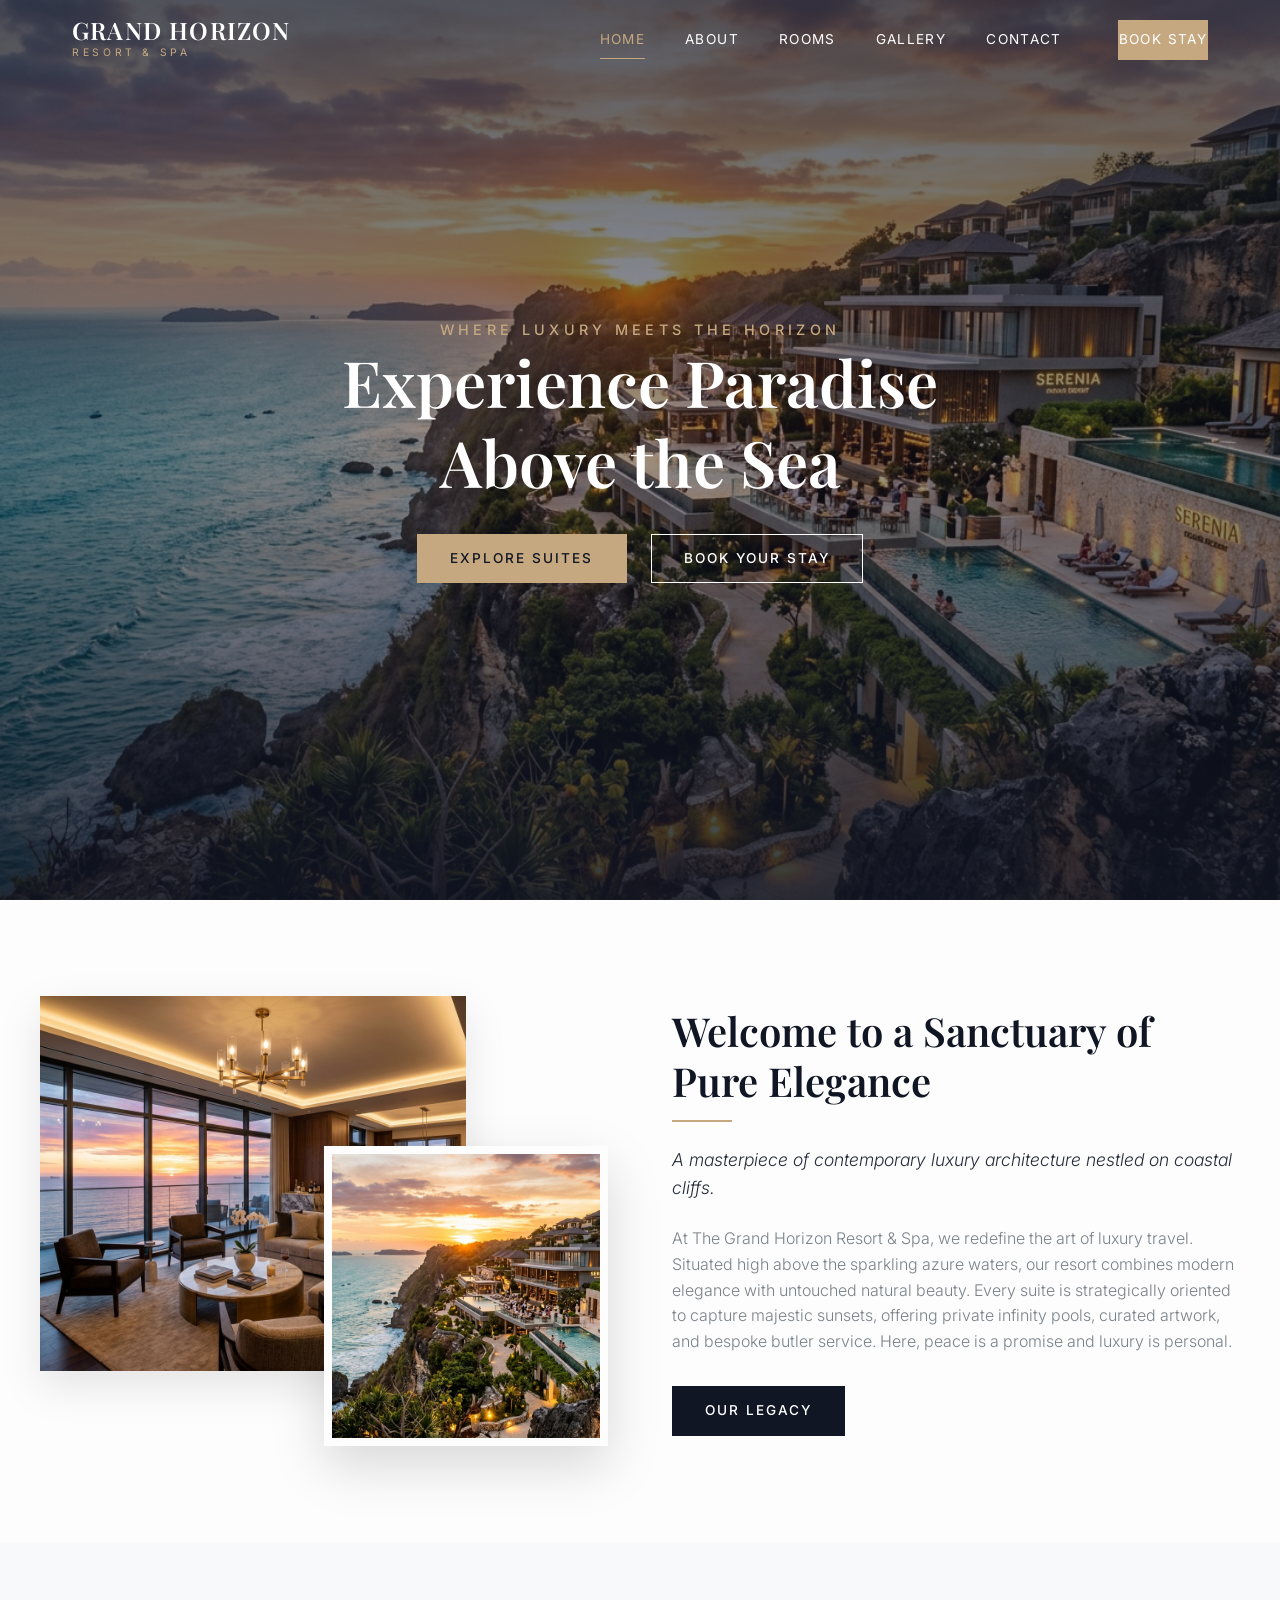
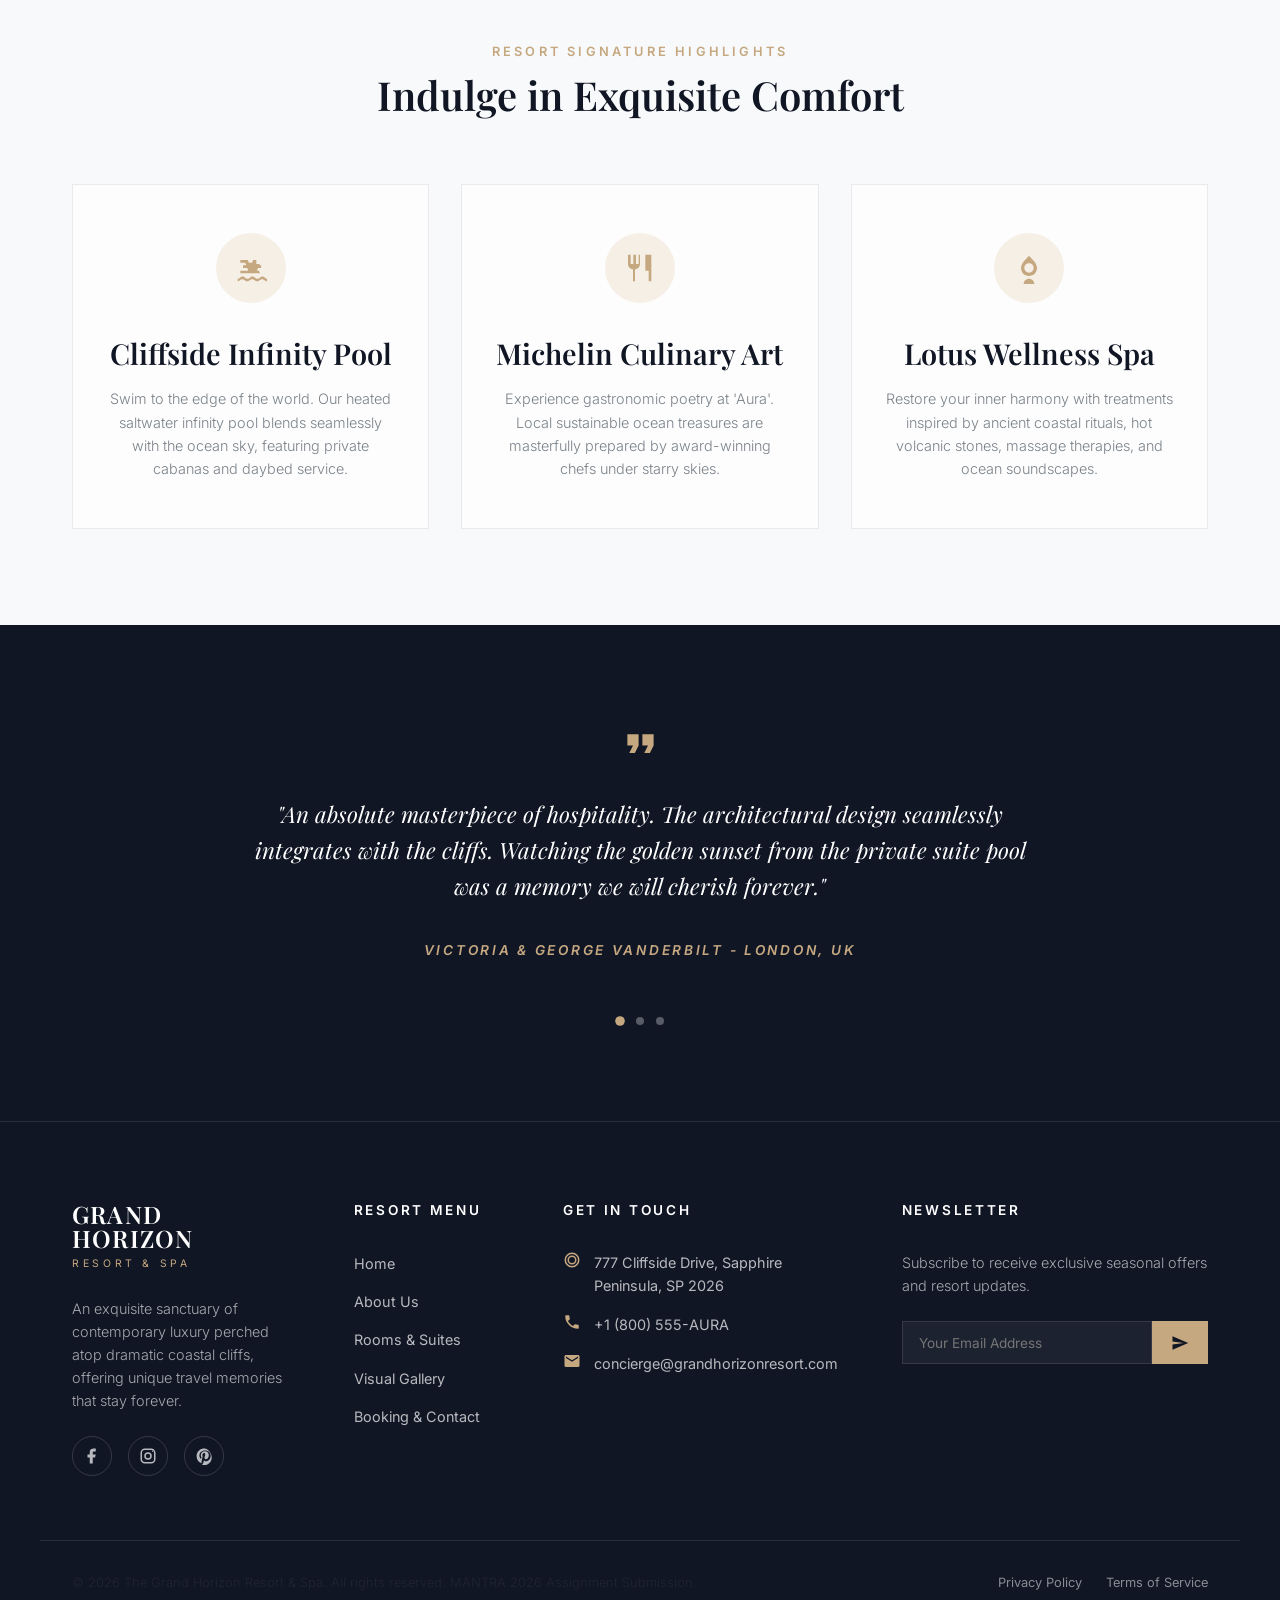
<file: index.html>
<!DOCTYPE html>
<html lang="en">
<head>
    <meta charset="UTF-8">
    <meta name="viewport" content="width=device-width, initial-scale=1.0">
    <meta name="description" content="Experience unparalleled luxury at The Grand Horizon Resort & Spa. Nested on breathtaking ocean cliffs, we offer luxury rooms, fine dining, and wellness spa amenities.">
    <meta name="keywords" content="luxury hotel, ocean resort, spa, michelin star restaurant, premium suites, booking resort, ocean view hotel">
    <title>The Grand Horizon Resort & Spa | Luxury Ocean Cliffside Hotel</title>
    
    <!-- Preconnect to Google Fonts -->
    <link rel="preconnect" href="https://fonts.googleapis.com">
    <link rel="preconnect" href="https://fonts.gstatic.com" crossorigin>
    
    <!-- Stylesheet -->
    <link rel="stylesheet" href="css/style.css">
</head>
<body>

    <!-- HEADER / NAVIGATION -->
    <header>
        <div class="container nav-container">
            <a href="index.html" class="logo" aria-label="Grand Horizon Resort Home">
                <span class="logo-main">GRAND HORIZON</span>
                <span class="logo-sub">Resort & Spa</span>
            </a>
            <nav class="nav-links" id="navLinks">
                <a href="index.html" class="active">Home</a>
                <a href="about.html">About</a>
                <a href="rooms.html">Rooms</a>
                <a href="gallery.html">Gallery</a>
                <a href="booking.html">Contact</a>
                <a href="booking.html" class="btn btn-accent nav-btn">Book Stay</a>
            </nav>
            <button class="nav-toggle" id="navToggle" aria-label="Toggle mobile menu">
                <span></span>
                <span></span>
                <span></span>
            </button>
        </div>
    </header>

    <!-- HERO BANNER -->
    <section class="hero" style="background-image: url('assets/hero.jpg');">
        <div class="hero-overlay"></div>
        <div class="hero-content">
            <span class="hero-subtitle">Where Luxury Meets the Horizon</span>
            <h1 class="hero-title">Experience Paradise Above the Sea</h1>
            <div class="hero-buttons">
                <a href="rooms.html" class="btn btn-accent">Explore Suites</a>
                <a href="booking.html" class="btn btn-outline-white">Book Your Stay</a>
            </div>
        </div>
    </section>

    <!-- WELCOME / INTRODUCTION -->
    <section class="section container">
        <div class="welcome-grid">
            <div class="welcome-images">
                <div class="welcome-img-large">
                    <img src="assets/suite.jpg" alt="Luxury suites at the Grand Horizon Resort overlooking the sea" loading="lazy">
                </div>
                <div class="welcome-img-small">
                    <img src="assets/hero.jpg" alt="Aerial cliffside view of the Grand Horizon Resort" loading="lazy">
                </div>
            </div>
            <div class="welcome-text">
                <h2>Welcome to a Sanctuary of Pure Elegance</h2>
                <p class="welcome-desc">A masterpiece of contemporary luxury architecture nestled on coastal cliffs.</p>
                <p class="welcome-body">
                    At The Grand Horizon Resort & Spa, we redefine the art of luxury travel. Situated high above the sparkling azure waters, our resort combines modern elegance with untouched natural beauty. Every suite is strategically oriented to capture majestic sunsets, offering private infinity pools, curated artwork, and bespoke butler service. Here, peace is a promise and luxury is personal.
                </p>
                <a href="about.html" class="btn btn-primary">Our Legacy</a>
            </div>
        </div>
    </section>

    <!-- HIGHLIGHTS / SERVICES SECTION -->
    <section class="section section-bg">
        <div class="container">
            <div class="section-header">
                <span>Resort Signature Highlights</span>
                <h2>Indulge in Exquisite Comfort</h2>
            </div>
            <div class="grid-3">
                <!-- Highlight 1: Pool -->
                <div class="highlight-card">
                    <div class="highlight-icon">
                        <!-- Pool Icon SVG -->
                        <svg viewBox="0 0 24 24">
                            <path d="M2,20C2.73,20 3.3,19.61 3.77,19.22C4.24,18.82 4.75,18.35 5.7,18.35C6.65,18.35 7.16,18.82 7.63,19.22C8.1,19.61 8.67,20 9.4,20C10.13,20 10.7,19.61 11.17,19.22C11.64,18.82 12.15,18.35 13.1,18.35C14.05,18.35 14.56,18.82 15.03,19.22C15.5,19.61 16.07,20 16.8,20C17.53,20 18.1,19.61 18.57,19.22C19.04,18.82 19.55,18.35 20.5,18.35C21.45,18.35 21.96,18.82 22.43,19.22C22.9,19.61 23.47,20 24,20V22C23.27,22 22.7,21.61 22.23,21.22C21.76,20.82 21.25,20.35 20.3,20.35C19.35,20.35 18.84,20.82 18.37,21.22C17.9,21.61 17.33,22 16.6,22C15.87,22 15.3,21.61 14.83,21.22C14.36,20.82 13.85,20.35 12.9,20.35C11.95,20.35 11.44,20.82 10.97,21.22C10.5,21.61 9.93,22 9.2,22C8.47,22 7.9,21.61 7.43,21.22C6.96,20.82 6.45,20.35 5.5,20.35C4.55,20.35 4.04,20.82 3.57,21.22C3.1,21.61 2.53,22 1.8,22H2V20M17.8,11L18.6,9H16V6H13.6L12.8,8H10.4L9.6,6H4V8H7.6L8.4,10H6V12H9.2L10,14H4V16H18.8L18,14H16.4L17.2,12H19.6V10H17.8Z" />
                        </svg>
                    </div>
                    <h3>Cliffside Infinity Pool</h3>
                    <p>Swim to the edge of the world. Our heated saltwater infinity pool blends seamlessly with the ocean sky, featuring private cabanas and daybed service.</p>
                </div>
                
                <!-- Highlight 2: Dining -->
                <div class="highlight-card">
                    <div class="highlight-icon">
                        <!-- Dining/Food Icon SVG -->
                        <svg viewBox="0 0 24 24">
                            <path d="M11,9H9V2H7V9H5V2H3V9C3,11.12 4.66,12.84 6.75,12.97V22H8.25V12.97C10.34,12.84 12,11.12 12,9V2H11M16,6V14H18.5V22H20.5V2H16C16,3.5 16,4.75 16,6Z" />
                        </svg>
                    </div>
                    <h3>Michelin Culinary Art</h3>
                    <p>Experience gastronomic poetry at 'Aura'. Local sustainable ocean treasures are masterfully prepared by award-winning chefs under starry skies.</p>
                </div>
                
                <!-- Highlight 3: Spa -->
                <div class="highlight-card">
                    <div class="highlight-icon">
                        <!-- Spa/Wellness Icon SVG -->
                        <svg viewBox="0 0 24 24">
                            <path d="M12,3C12,3 6,8 6,12C6,15.31 8.69,18 12,18C15.31,18 18,15.31 18,12C18,8 12,3 12,3M12,15.5C10.07,15.5 8.5,13.93 8.5,12C8.5,10.07 10.07,8.5 12,8.5C13.93,8.5 15.5,10.07 15.5,12C15.5,13.93 13.93,15.5 12,15.5M12,20C9.79,20 8,21.79 8,24H16C16,21.79 14.21,20 12,20Z" />
                        </svg>
                    </div>
                    <h3>Lotus Wellness Spa</h3>
                    <p>Restore your inner harmony with treatments inspired by ancient coastal rituals, hot volcanic stones, massage therapies, and ocean soundscapes.</p>
                </div>
            </div>
        </div>
    </section>

    <!-- TESTIMONIALS (JAVASCRIPT SLIDER FEATURE) -->
    <section class="section testimonial-section">
        <div class="container">
            <div class="testimonial-container">
                <!-- Slide 1 -->
                <div class="testimonial-slide active">
                    <div class="quote-icon">
                        <svg viewBox="0 0 24 24">
                            <path d="M14,17H17L19,13V7H13V13H16M6,17H9L11,13V7H5V13H8L6,17Z" />
                        </svg>
                    </div>
                    <blockquote class="testimonial-text">
                        "An absolute masterpiece of hospitality. The architectural design seamlessly integrates with the cliffs. Watching the golden sunset from the private suite pool was a memory we will cherish forever."
                    </blockquote>
                    <cite class="testimonial-author">Victoria & George Vanderbilt - London, UK</cite>
                </div>
                
                <!-- Slide 2 -->
                <div class="testimonial-slide">
                    <div class="quote-icon">
                        <svg viewBox="0 0 24 24">
                            <path d="M14,17H17L19,13V7H13V13H16M6,17H9L11,13V7H5V13H8L6,17Z" />
                        </svg>
                    </div>
                    <blockquote class="testimonial-text">
                        "The Michelin-star restaurant at the edge of the cliff serves dishes that are visual and culinary perfection. The staff's attention to detail was unparalleled. Truly a 6-star experience!"
                    </blockquote>
                    <cite class="testimonial-author">Chef Alexander Sterling - Paris, France</cite>
                </div>
                
                <!-- Slide 3 -->
                <div class="testimonial-slide">
                    <div class="quote-icon">
                        <svg viewBox="0 0 24 24">
                            <path d="M14,17H17L19,13V7H13V13H16M6,17H9L11,13V7H5V13H8L6,17Z" />
                        </svg>
                    </div>
                    <blockquote class="testimonial-text">
                        "Restorative, peaceful, and stunningly gorgeous. The Lotus Spa treatments left me completely rejuvenated. Combined with the sound of breaking waves below, this is the ultimate wellness escape."
                    </blockquote>
                    <cite class="testimonial-author">Helena Rostova - Zurich, Switzerland</cite>
                </div>
            </div>
            <!-- Slider Dots Dynamic Navigation -->
            <div class="slider-dots" id="sliderDots"></div>
        </div>
    </section>

    <!-- FOOTER -->
    <footer>
        <div class="container footer-grid">
            <!-- Col 1: About -->
            <div class="footer-col footer-about">
                <a href="index.html" class="logo">
                    <span class="logo-main">GRAND HORIZON</span>
                    <span class="logo-sub">Resort & Spa</span>
                </a>
                <p>An exquisite sanctuary of contemporary luxury perched atop dramatic coastal cliffs, offering unique travel memories that stay forever.</p>
                <div class="footer-socials">
                    <a href="#" class="social-link" aria-label="Facebook">
                        <svg viewBox="0 0 24 24"><path d="M17,2H14A5,5 0 0,0 9,7V10H6V14H9V22H13V14H16L17,10H13V7A1,1 0 0,1 14,6H17V2Z" /></svg>
                    </a>
                    <a href="#" class="social-link" aria-label="Instagram">
                        <svg viewBox="0 0 24 24"><path d="M7.8,2H16.2C19.4,2 22,4.6 22,7.8V16.2A5.8,5.8 0 0,1 16.2,22H7.8C4.6,22 2,19.4 2,16.2V7.8A5.8,5.8 0 0,1 7.8,2M7.6,4A3.6,3.6 0 0,0 4,7.6V16.4C4,18.39 5.61,20 7.6,20H16.4A3.6,3.6 0 0,0 20,16.4V7.6A3.6,3.6 0 0,0 16.4,4H7.6M12,7A5,5 0 0,1 17,12A5,5 0 0,1 12,17A5,5 0 0,1 7,12A5,5 0 0,1 12,7M12,9A3,3 0 0,0 9,12A3,3 0 0,0 12,15A3,3 0 0,0 15,12A3,3 0 0,0 12,9M18,4.75A0.75,0.75 0 0,1 18.75,5.5A0.75,0.75 0 0,1 18,6.25A0.75,0.75 0 0,1 17.25,5.5A0.75,0.75 0 0,1 18,4.75Z" /></svg>
                    </a>
                    <a href="#" class="social-link" aria-label="Pinterest">
                        <svg viewBox="0 0 24 24"><path d="M12.2,2C6.6,2 2.1,6.5 2.1,12.2C2.1,16.6 4.9,20.3 8.8,21.7C8.7,20.9 8.7,19.5 8.9,18.6C9.1,17.7 10.3,12.7 10.3,12.7C10.3,12.7 9.9,12 9.9,10.9C9.9,9.2 10.9,8 12.1,8C13.2,8 13.7,8.8 13.7,9.8C13.7,10.9 13,12.5 12.7,14C12.4,15.2 13.3,16.2 14.5,16.2C16.7,16.2 18.4,13.9 18.4,10.6C18.4,7.7 16.3,5.6 13.3,5.6C9.8,5.6 7.7,8.2 7.7,10.9C7.7,11.9 8.1,13 8.6,13.6C8.7,13.7 8.7,13.8 8.7,14C8.6,14.4 8.4,15.2 8.3,15.5C8.3,15.6 8.2,15.7 8,15.6C6.7,15 5.9,13.2 5.9,11.7C5.9,8.1 8.5,4.8 13.6,4.8C17.7,4.8 20.9,7.7 20.9,11.7C20.9,15.8 18.3,19.1 14.7,19.1C13.5,19.1 12.4,18.5 12,17.7C12,17.7 11.4,20 11.2,20.7C10.8,22.2 9.7,23.8 9,24C10,24.2 11.1,24.2 12.2,24.2C17.8,24.2 22.3,19.7 22.3,14C22.2,8.4 17.7,2 12.2,2Z" /></svg>
                    </a>
                </div>
            </div>
            
            <!-- Col 2: Navigation Links -->
            <div class="footer-col footer-links">
                <h3>Resort Menu</h3>
                <ul>
                    <li><a href="index.html">Home</a></li>
                    <li><a href="about.html">About Us</a></li>
                    <li><a href="rooms.html">Rooms & Suites</a></li>
                    <li><a href="gallery.html">Visual Gallery</a></li>
                    <li><a href="booking.html">Booking & Contact</a></li>
                </ul>
            </div>
            
            <!-- Col 3: Contact details -->
            <div class="footer-col footer-contact">
                <h3>Get In Touch</h3>
                <ul class="footer-contact-list">
                    <li>
                        <svg viewBox="0 0 24 24"><path d="M12,2A10,10 0 0,0 2,12A10,10 0 0,0 12,22A10,10 0 0,0 22,12A10,10 0 0,0 12,2M12,4A8,8 0 0,1 20,12A8,8 0 0,1 12,20A8,8 0 0,1 4,12A8,8 0 0,1 12,4M12,6A6,6 0 0,0 6,12A6,6 0 0,0 12,18A6,6 0 0,0 18,12A6,6 0 0,0 12,6M12,8A4,4 0 0,1 16,12A4,4 0 0,1 12,16A4,4 0 0,1 8,12A4,4 0 0,1 12,8Z" /></svg>
                        <span>777 Cliffside Drive, Sapphire Peninsula, SP 2026</span>
                    </li>
                    <li>
                        <svg viewBox="0 0 24 24"><path d="M6.62,10.79C8.06,13.62 10.38,15.94 13.21,17.38L15.41,15.18C15.69,14.9 16.08,14.82 16.43,14.93C17.55,15.3 18.75,15.5 20,15.5A1,1 0 0,1 21,16.5V20A1,1 0 0,1 20,21A17,17 0 0,1 3,4A1,1 0 0,1 4,3H7.5A1,1 0 0,1 8.5,4C8.5,5.25 8.7,6.45 9.07,7.57C9.18,7.92 9.1,8.31 8.82,8.59L6.62,10.79Z" /></svg>
                        <span>+1 (800) 555-AURA</span>
                    </li>
                    <li>
                        <svg viewBox="0 0 24 24"><path d="M20,4H4C2.89,4 2,4.89 2,6V18A2,2 0 0,0 4,20H20A2,2 0 0,0 22,18V6C22,4.89 21.1,4 20,4M20,8L12,13L4,8V6L12,11L20,6V8Z" /></svg>
                        <span>concierge@grandhorizonresort.com</span>
                    </li>
                </ul>
            </div>
            
            <!-- Col 4: Newsletter -->
            <div class="footer-col footer-newsletter">
                <h3>Newsletter</h3>
                <p>Subscribe to receive exclusive seasonal offers and resort updates.</p>
                <form class="newsletter-form" action="#" onsubmit="event.preventDefault(); alert('Thank you for subscribing to our newsletter!'); this.reset();">
                    <input type="email" placeholder="Your Email Address" required aria-label="Email for newsletter">
                    <button type="submit" class="newsletter-btn" aria-label="Subscribe">
                        <svg viewBox="0 0 24 24"><path d="M2,21L23,12L2,3V10L17,12L2,14V21Z" /></svg>
                    </button>
                </form>
            </div>
        </div>
        
        <!-- Bottom bar -->
        <div class="container footer-bottom">
            <p>&copy; 2026 The Grand Horizon Resort & Spa. All rights reserved. MANTRA 2026 Assignment Submission.</p>
            <div class="footer-bottom-links">
                <a href="#">Privacy Policy</a>
                <a href="#">Terms of Service</a>
            </div>
        </div>
    </footer>

    <!--Start of Tawk.to Script-->
    <script type="text/javascript">
    var Tawk_API=Tawk_API||{}, Tawk_LoadStart=new Date();
    (function(){
    var s1=document.createElement("script"),s0=document.getElementsByTagName("script")[0];
    s1.async=true;
    s1.src='https://embed.tawk.to/6a473bff966d951d46bb0a3a/1jsj44o50';
    s1.charset='UTF-8';
    s1.setAttribute('crossorigin','*');
    s0.parentNode.insertBefore(s1,s0);
    })();
    </script>
    <!--End of Tawk.to Script-->

    <!-- Scripts -->
    <script src="js/main.js"></script>
</body>
</html>
</file>
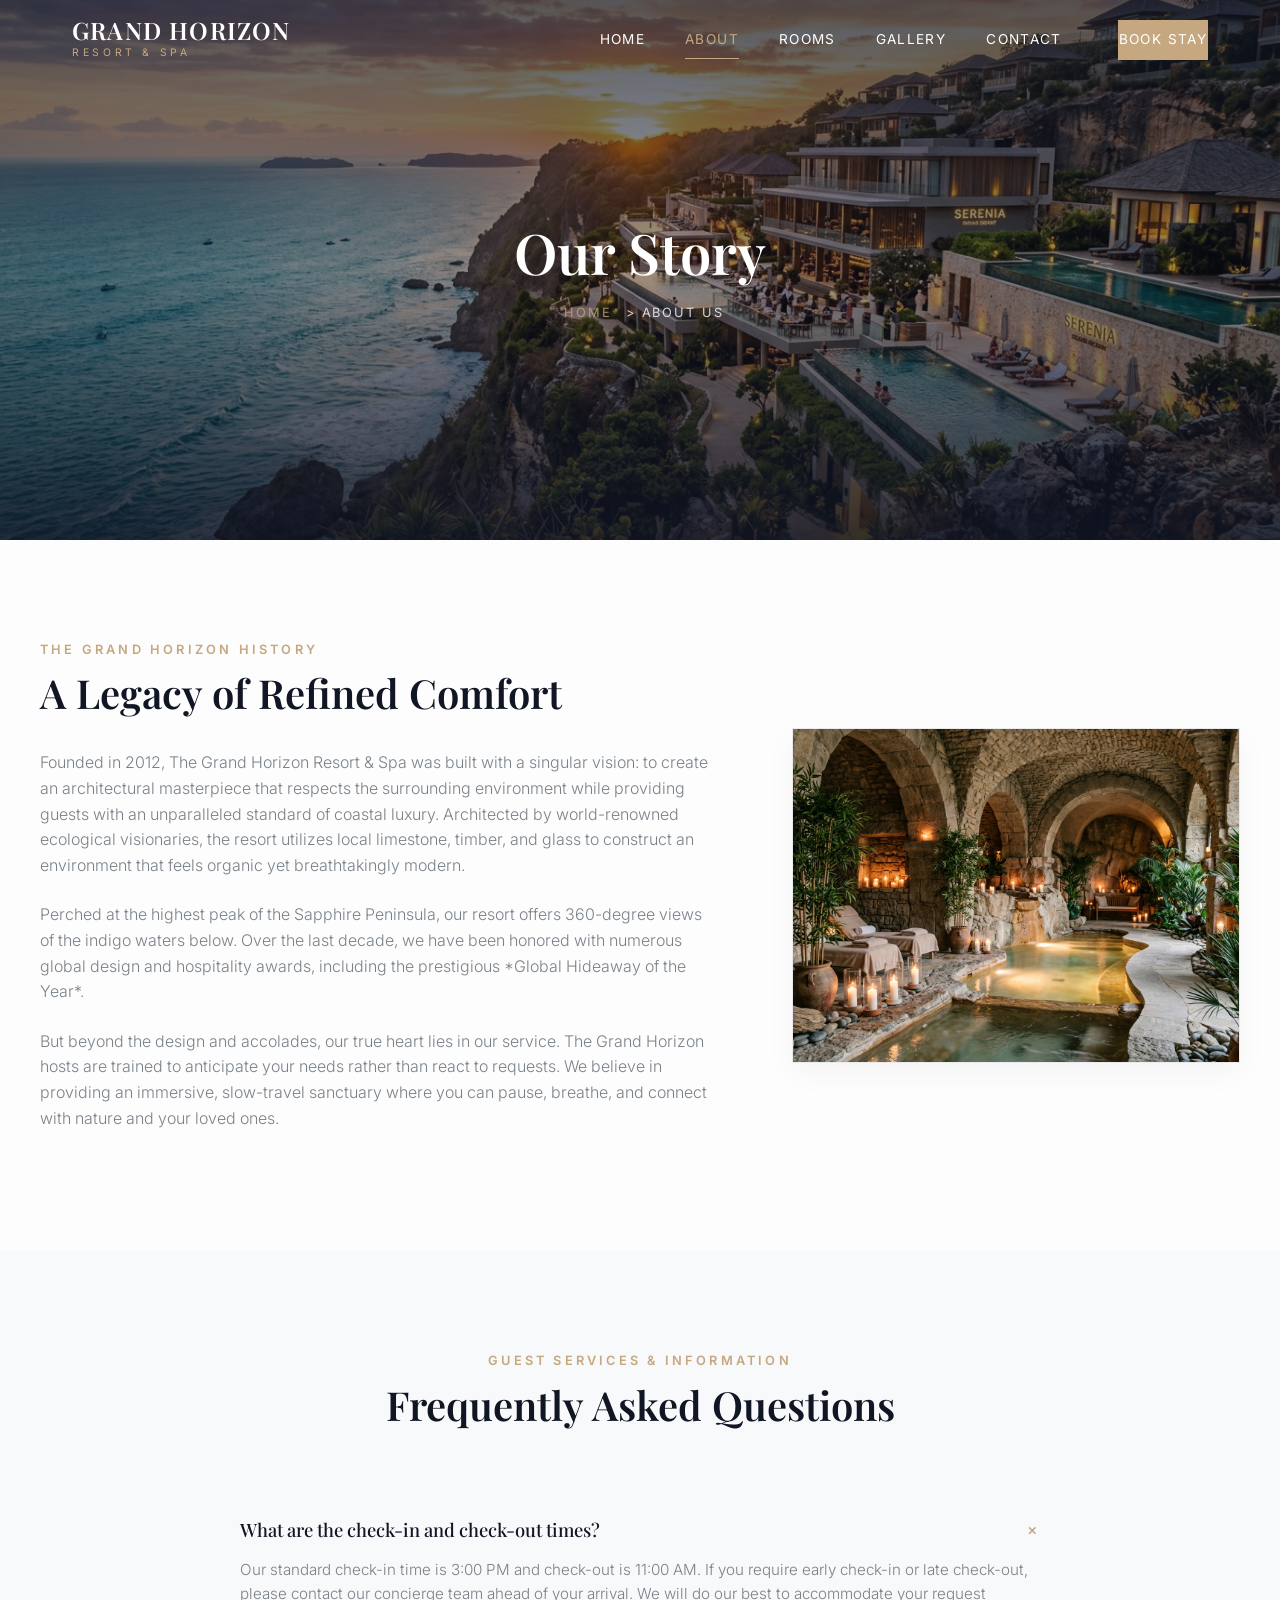
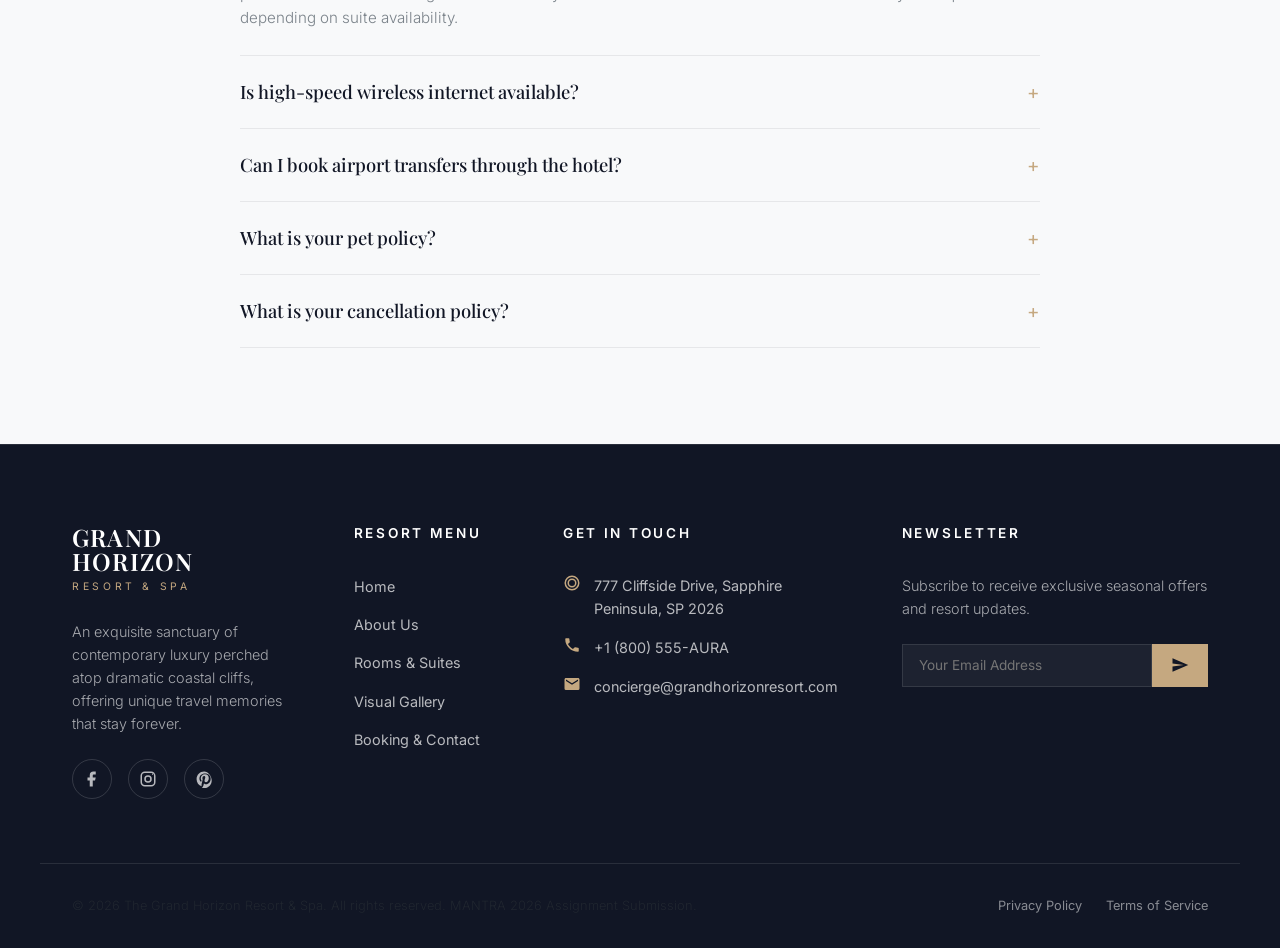
<file: about.html>
<!DOCTYPE html>
<html lang="en">
<head>
    <meta charset="UTF-8">
    <meta name="viewport" content="width=device-width, initial-scale=1.0">
    <meta name="description" content="Discover the history, design philosophy, and awards of The Grand Horizon Resort & Spa. Perched on Sapphire Peninsula, we offer a legacy of luxury hospitality.">
    <meta name="keywords" content="about hotel, grand horizon story, hotel legacy, resort philosophy, luxury team, hospitality awards">
    <title>About Our Legacy | The Grand Horizon Resort & Spa</title>
    
    <!-- Preconnect to Google Fonts -->
    <link rel="preconnect" href="https://fonts.googleapis.com">
    <link rel="preconnect" href="https://fonts.gstatic.com" crossorigin>
    
    <!-- Stylesheet -->
    <link rel="stylesheet" href="css/style.css">
</head>
<body>

    <!-- HEADER / NAVIGATION -->
    <header>
        <div class="container nav-container">
            <a href="index.html" class="logo" aria-label="Grand Horizon Resort Home">
                <span class="logo-main">GRAND HORIZON</span>
                <span class="logo-sub">Resort & Spa</span>
            </a>
            <nav class="nav-links" id="navLinks">
                <a href="index.html">Home</a>
                <a href="about.html" class="active">About</a>
                <a href="rooms.html">Rooms</a>
                <a href="gallery.html">Gallery</a>
                <a href="booking.html">Contact</a>
                <a href="booking.html" class="btn btn-accent nav-btn">Book Stay</a>
            </nav>
            <button class="nav-toggle" id="navToggle" aria-label="Toggle mobile menu">
                <span></span>
                <span></span>
                <span></span>
            </button>
        </div>
    </header>

    <!-- PAGE HERO BANNER -->
    <section class="page-hero" style="background-image: url('assets/hero.jpg');">
        <div class="hero-overlay"></div>
        <div class="page-hero-content">
            <h1 class="page-hero-title">Our Story</h1>
            <div class="breadcrumb">
                <a href="index.html">Home</a> &gt; <span>About Us</span>
            </div>
        </div>
    </section>

    <!-- STORY & LEGACY -->
    <section class="section container">
        <div class="about-legacy">
            <div class="legacy-text">
                <div class="section-header" style="text-align: left; margin: 0 0 2rem 0;">
                    <span>The Grand Horizon History</span>
                    <h2>A Legacy of Refined Comfort</h2>
                </div>
                <p>
                    Founded in 2012, The Grand Horizon Resort & Spa was built with a singular vision: to create an architectural masterpiece that respects the surrounding environment while providing guests with an unparalleled standard of coastal luxury. Architected by world-renowned ecological visionaries, the resort utilizes local limestone, timber, and glass to construct an environment that feels organic yet breathtakingly modern.
                </p>
                <p>
                    Perched at the highest peak of the Sapphire Peninsula, our resort offers 360-degree views of the indigo waters below. Over the last decade, we have been honored with numerous global design and hospitality awards, including the prestigious *Global Hideaway of the Year*. 
                </p>
                <p>
                    But beyond the design and accolades, our true heart lies in our service. The Grand Horizon hosts are trained to anticipate your needs rather than react to requests. We believe in providing an immersive, slow-travel sanctuary where you can pause, breathe, and connect with nature and your loved ones.
                </p>
            </div>
            <div class="legacy-img">
                <img src="assets/spa.jpg" alt="Beautiful limestone architecture and pool at Grand Horizon Spa" loading="lazy">
            </div>
        </div>
    </section>

    <!-- FAQ SECTION (ACCORDION INTERACTIVITY) -->
    <section class="section section-bg">
        <div class="container">
            <div class="section-header">
                <span>Guest Services & Information</span>
                <h2>Frequently Asked Questions</h2>
            </div>
            
            <div class="faq-accordion">
                <!-- FAQ 1 -->
                <div class="faq-item active">
                    <button class="faq-question" aria-expanded="true">
                        <h3>What are the check-in and check-out times?</h3>
                        <span class="faq-icon">+</span>
                    </button>
                    <div class="faq-answer">
                        <p>Our standard check-in time is 3:00 PM and check-out is 11:00 AM. If you require early check-in or late check-out, please contact our concierge team ahead of your arrival. We will do our best to accommodate your request depending on suite availability.</p>
                    </div>
                </div>
                
                <!-- FAQ 2 -->
                <div class="faq-item">
                    <button class="faq-question" aria-expanded="false">
                        <h3>Is high-speed wireless internet available?</h3>
                        <span class="faq-icon">+</span>
                    </button>
                    <div class="faq-answer">
                        <p>Yes, complimentary ultra-high-speed Wi-Fi (up to 500 Mbps) is available throughout the entire resort grounds, including all rooms, suites, villas, pool areas, and dining facilities.</p>
                    </div>
                </div>
                
                <!-- FAQ 3 -->
                <button class="faq-item" style="width: 100%; text-align: left; background: transparent; border-top: none; border-left: none; border-right: none; display: block;">
                    <div class="faq-question" style="pointer-events: none;">
                        <h3>Can I book airport transfers through the hotel?</h3>
                        <span class="faq-icon">+</span>
                    </div>
                    <div class="faq-answer">
                        <p>Absolutely. We offer private luxury sedan and SUV transfers from the airport directly to the resort. Standard shuttle transfer is complimentary for Villa guests, and can be arranged for other guests through the concierge for an additional fee.</p>
                    </div>
                </button>
                
                <!-- FAQ 4 -->
                <div class="faq-item">
                    <button class="faq-question" aria-expanded="false">
                        <h3>What is your pet policy?</h3>
                        <span class="faq-icon">+</span>
                    </button>
                    <div class="faq-answer">
                        <p>The Grand Horizon welcomes small-to-medium well-behaved pets (dogs and cats up to 25 lbs). We provide comfortable pet beds, organic food bowls, and a list of local pet-friendly beaches. A one-time pet cleaning fee of $100 applies.</p>
                    </div>
                </div>
                
                <!-- FAQ 5 -->
                <div class="faq-item">
                    <button class="faq-question" aria-expanded="false">
                        <h3>What is your cancellation policy?</h3>
                        <span class="faq-icon">+</span>
                    </button>
                    <div class="faq-answer">
                        <p>Reservations can be cancelled or modified free of charge up to 7 days prior to your scheduled check-in date. Cancellations made within 7 days of arrival will incur a fee equivalent to a one-night stay plus applicable taxes.</p>
                    </div>
                </div>
            </div>
        </div>
    </section>

    <!-- FOOTER -->
    <footer>
        <div class="container footer-grid">
            <!-- Col 1: About -->
            <div class="footer-col footer-about">
                <a href="index.html" class="logo">
                    <span class="logo-main">GRAND HORIZON</span>
                    <span class="logo-sub">Resort & Spa</span>
                </a>
                <p>An exquisite sanctuary of contemporary luxury perched atop dramatic coastal cliffs, offering unique travel memories that stay forever.</p>
                <div class="footer-socials">
                    <a href="#" class="social-link" aria-label="Facebook">
                        <svg viewBox="0 0 24 24"><path d="M17,2H14A5,5 0 0,0 9,7V10H6V14H9V22H13V14H16L17,10H13V7A1,1 0 0,1 14,6H17V2Z" /></svg>
                    </a>
                    <a href="#" class="social-link" aria-label="Instagram">
                        <svg viewBox="0 0 24 24"><path d="M7.8,2H16.2C19.4,2 22,4.6 22,7.8V16.2A5.8,5.8 0 0,1 16.2,22H7.8C4.6,22 2,19.4 2,16.2V7.8A5.8,5.8 0 0,1 7.8,2M7.6,4A3.6,3.6 0 0,0 4,7.6V16.4C4,18.39 5.61,20 7.6,20H16.4A3.6,3.6 0 0,0 20,16.4V7.6A3.6,3.6 0 0,0 16.4,4H7.6M12,7A5,5 0 0,1 17,12A5,5 0 0,1 12,17A5,5 0 0,1 7,12A5,5 0 0,1 12,7M12,9A3,3 0 0,0 9,12A3,3 0 0,0 12,15A3,3 0 0,0 15,12A3,3 0 0,0 12,9M18,4.75A0.75,0.75 0 0,1 18.75,5.5A0.75,0.75 0 0,1 18,6.25A0.75,0.75 0 0,1 17.25,5.5A0.75,0.75 0 0,1 18,4.75Z" /></svg>
                    </a>
                    <a href="#" class="social-link" aria-label="Pinterest">
                        <svg viewBox="0 0 24 24"><path d="M12.2,2C6.6,2 2.1,6.5 2.1,12.2C2.1,16.6 4.9,20.3 8.8,21.7C8.7,20.9 8.7,19.5 8.9,18.6C9.1,17.7 10.3,12.7 10.3,12.7C10.3,12.7 9.9,12 9.9,10.9C9.9,9.2 10.9,8 12.1,8C13.2,8 13.7,8.8 13.7,9.8C13.7,10.9 13,12.5 12.7,14C12.4,15.2 13.3,16.2 14.5,16.2C16.7,16.2 18.4,13.9 18.4,10.6C18.4,7.7 16.3,5.6 13.3,5.6C9.8,5.6 7.7,8.2 7.7,10.9C7.7,11.9 8.1,13 8.6,13.6C8.7,13.7 8.7,13.8 8.7,14C8.6,14.4 8.4,15.2 8.3,15.5C8.3,15.6 8.2,15.7 8,15.6C6.7,15 5.9,13.2 5.9,11.7C5.9,8.1 8.5,4.8 13.6,4.8C17.7,4.8 20.9,7.7 20.9,11.7C20.9,15.8 18.3,19.1 14.7,19.1C13.5,19.1 12.4,18.5 12,17.7C12,17.7 11.4,20 11.2,20.7C10.8,22.2 9.7,23.8 9,24C10,24.2 11.1,24.2 12.2,24.2C17.8,24.2 22.3,19.7 22.3,14C22.2,8.4 17.7,2 12.2,2Z" /></svg>
                    </a>
                </div>
            </div>
            
            <!-- Col 2: Navigation Links -->
            <div class="footer-col footer-links">
                <h3>Resort Menu</h3>
                <ul>
                    <li><a href="index.html">Home</a></li>
                    <li><a href="about.html">About Us</a></li>
                    <li><a href="rooms.html">Rooms & Suites</a></li>
                    <li><a href="gallery.html">Visual Gallery</a></li>
                    <li><a href="booking.html">Booking & Contact</a></li>
                </ul>
            </div>
            
            <!-- Col 3: Contact details -->
            <div class="footer-col footer-contact">
                <h3>Get In Touch</h3>
                <ul class="footer-contact-list">
                    <li>
                        <svg viewBox="0 0 24 24"><path d="M12,2A10,10 0 0,0 2,12A10,10 0 0,0 12,22A10,10 0 0,0 22,12A10,10 0 0,0 12,2M12,4A8,8 0 0,1 20,12A8,8 0 0,1 12,20A8,8 0 0,1 4,12A8,8 0 0,1 12,4M12,6A6,6 0 0,0 6,12A6,6 0 0,0 12,18A6,6 0 0,0 18,12A6,6 0 0,0 12,6M12,8A4,4 0 0,1 16,12A4,4 0 0,1 12,16A4,4 0 0,1 8,12A4,4 0 0,1 12,8Z" /></svg>
                        <span>777 Cliffside Drive, Sapphire Peninsula, SP 2026</span>
                    </li>
                    <li>
                        <svg viewBox="0 0 24 24"><path d="M6.62,10.79C8.06,13.62 10.38,15.94 13.21,17.38L15.41,15.18C15.69,14.9 16.08,14.82 16.43,14.93C17.55,15.3 18.75,15.5 20,15.5A1,1 0 0,1 21,16.5V20A1,1 0 0,1 20,21A17,17 0 0,1 3,4A1,1 0 0,1 4,3H7.5A1,1 0 0,1 8.5,4C8.5,5.25 8.7,6.45 9.07,7.57C9.18,7.92 9.1,8.31 8.82,8.59L6.62,10.79Z" /></svg>
                        <span>+1 (800) 555-AURA</span>
                    </li>
                    <li>
                        <svg viewBox="0 0 24 24"><path d="M20,4H4C2.89,4 2,4.89 2,6V18A2,2 0 0,0 4,20H20A2,2 0 0,0 22,18V6C22,4.89 21.1,4 20,4M20,8L12,13L4,8V6L12,11L20,6V8Z" /></svg>
                        <span>concierge@grandhorizonresort.com</span>
                    </li>
                </ul>
            </div>
            
            <!-- Col 4: Newsletter -->
            <div class="footer-col footer-newsletter">
                <h3>Newsletter</h3>
                <p>Subscribe to receive exclusive seasonal offers and resort updates.</p>
                <form class="newsletter-form" action="#" onsubmit="event.preventDefault(); alert('Thank you for subscribing to our newsletter!'); this.reset();">
                    <input type="email" placeholder="Your Email Address" required aria-label="Email for newsletter">
                    <button type="submit" class="newsletter-btn" aria-label="Subscribe">
                        <svg viewBox="0 0 24 24"><path d="M2,21L23,12L2,3V10L17,12L2,14V21Z" /></svg>
                    </button>
                </form>
            </div>
        </div>
        
        <!-- Bottom bar -->
        <div class="container footer-bottom">
            <p>&copy; 2026 The Grand Horizon Resort & Spa. All rights reserved. MANTRA 2026 Assignment Submission.</p>
            <div class="footer-bottom-links">
                <a href="#">Privacy Policy</a>
                <a href="#">Terms of Service</a>
            </div>
        </div>
    </footer>

    <!--Start of Tawk.to Script-->
    <script type="text/javascript">
    var Tawk_API=Tawk_API||{}, Tawk_LoadStart=new Date();
    (function(){
    var s1=document.createElement("script"),s0=document.getElementsByTagName("script")[0];
    s1.async=true;
    s1.src='https://embed.tawk.to/6a473bff966d951d46bb0a3a/1jsj44o50';
    s1.charset='UTF-8';
    s1.setAttribute('crossorigin','*');
    s0.parentNode.insertBefore(s1,s0);
    })();
    </script>
    <!--End of Tawk.to Script-->

    <!-- Scripts -->
    <script src="js/main.js"></script>
</body>
</html>
</file>
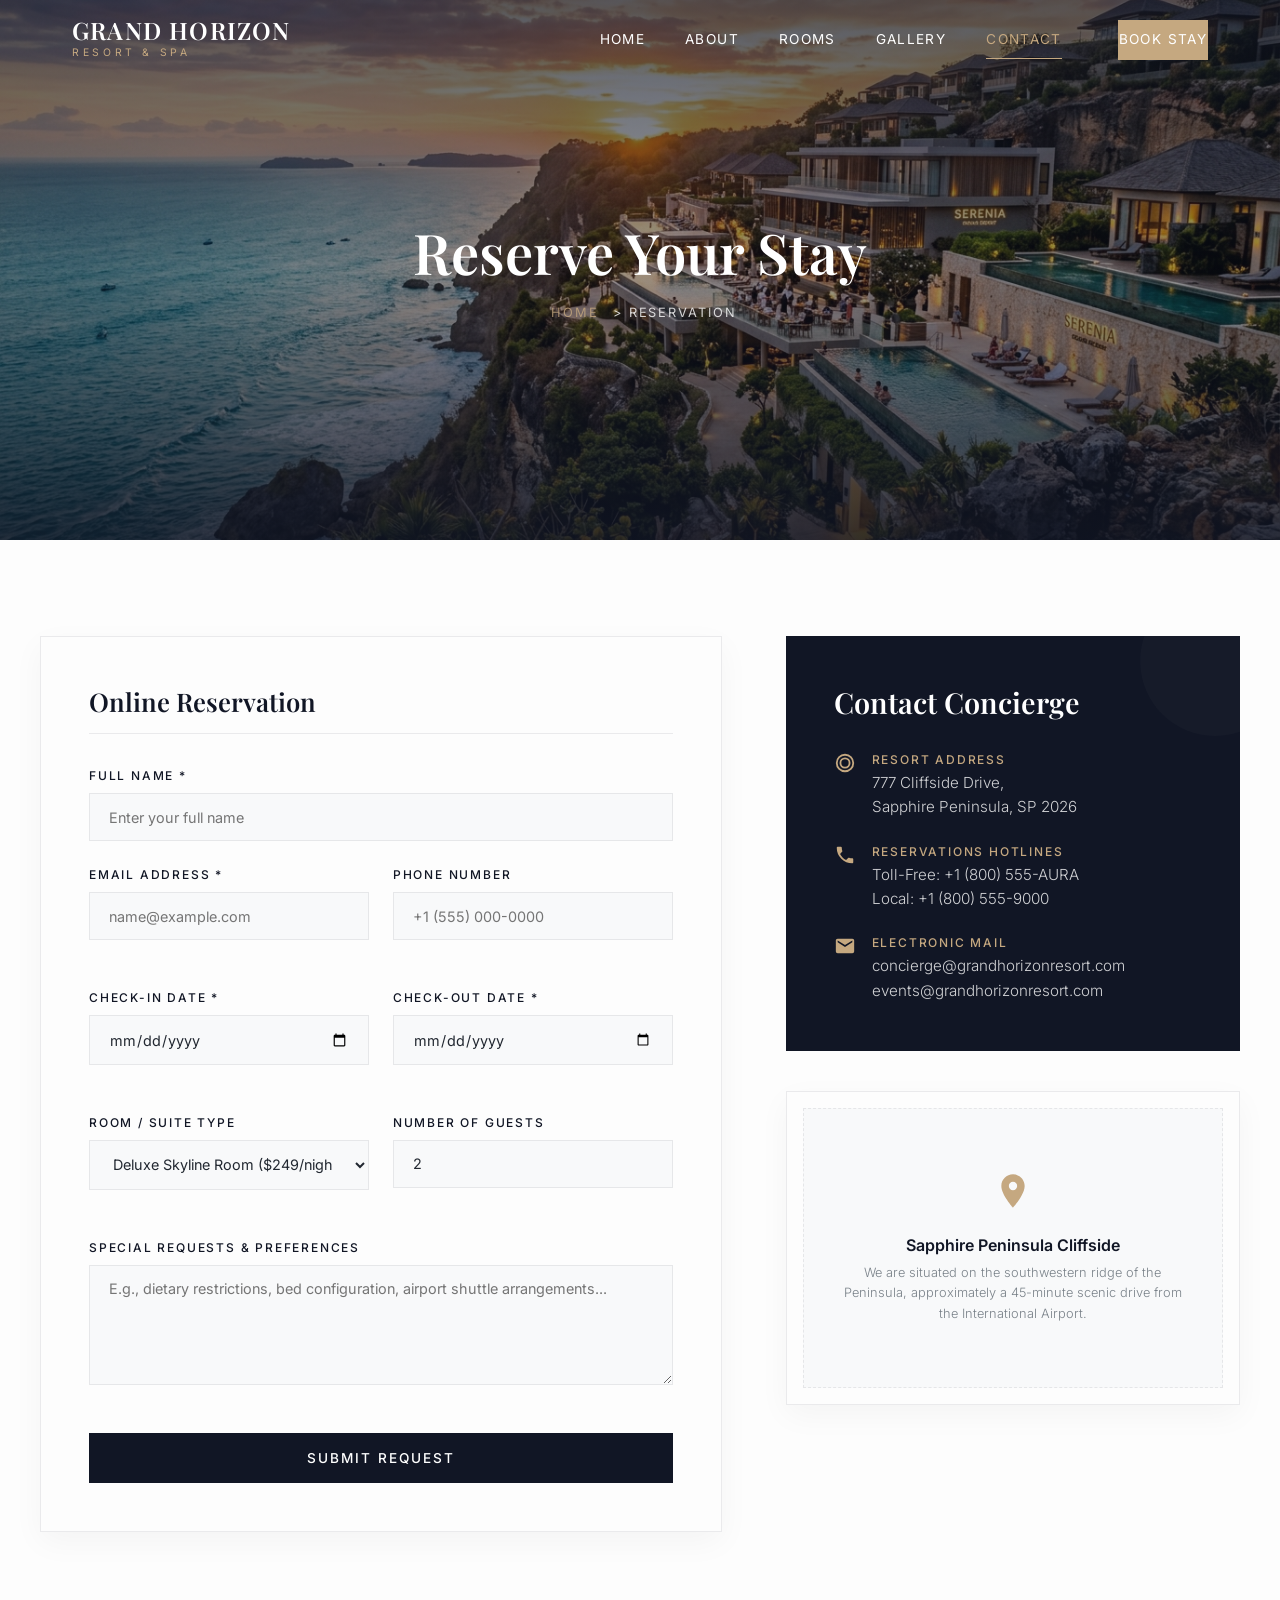
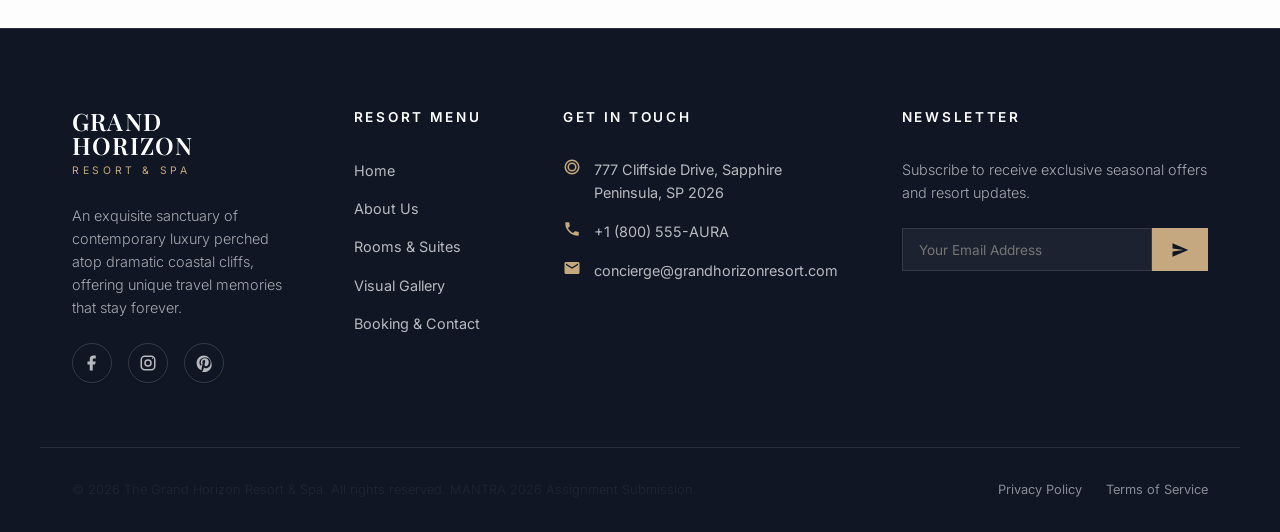
<file: booking.html>
<!DOCTYPE html>
<html lang="en">
<head>
    <meta charset="UTF-8">
    <meta name="viewport" content="width=device-width, initial-scale=1.0">
    <meta name="description" content="Reserve your luxury experience. Use our interactive booking form to reserve deluxe rooms, horizon suites, or overwater villas at The Grand Horizon Resort.">
    <meta name="keywords" content="book resort room, hotel reservation form, contact grand horizon, hotel location, concierge service, booking online">
    <title>Reserve Your Experience | The Grand Horizon Resort & Spa</title>
    
    <!-- Preconnect to Google Fonts -->
    <link rel="preconnect" href="https://fonts.googleapis.com">
    <link rel="preconnect" href="https://fonts.gstatic.com" crossorigin>
    
    <!-- Stylesheet -->
    <link rel="stylesheet" href="css/style.css">
</head>
<body>

    <!-- HEADER / NAVIGATION -->
    <header>
        <div class="container nav-container">
            <a href="index.html" class="logo" aria-label="Grand Horizon Resort Home">
                <span class="logo-main">GRAND HORIZON</span>
                <span class="logo-sub">Resort & Spa</span>
            </a>
            <nav class="nav-links" id="navLinks">
                <a href="index.html">Home</a>
                <a href="about.html">About</a>
                <a href="rooms.html">Rooms</a>
                <a href="gallery.html">Gallery</a>
                <a href="booking.html" class="active">Contact</a>
                <a href="booking.html" class="btn btn-accent nav-btn">Book Stay</a>
            </nav>
            <button class="nav-toggle" id="navToggle" aria-label="Toggle mobile menu">
                <span></span>
                <span></span>
                <span></span>
            </button>
        </div>
    </header>

    <!-- PAGE HERO BANNER -->
    <section class="page-hero" style="background-image: url('assets/hero.jpg');">
        <div class="hero-overlay"></div>
        <div class="page-hero-content">
            <h1 class="page-hero-title">Reserve Your Stay</h1>
            <div class="breadcrumb">
                <a href="index.html">Home</a> &gt; <span>Reservation</span>
            </div>
        </div>
    </section>

    <!-- CONTACT & BOOKING GRID -->
    <section class="section container">
        <div class="booking-grid">
            
            <!-- Left: Booking Form -->
            <div class="booking-form-wrapper">
                <form id="bookingForm" class="booking-form" novalidate>
                    <h3>Online Reservation</h3>
                    
                    <!-- Full Name -->
                    <div class="form-group">
                        <label for="fullName">Full Name *</label>
                        <input type="text" id="fullName" class="form-control" placeholder="Enter your full name" required>
                    </div>
                    
                    <!-- Email & Phone row -->
                    <div class="form-group-row">
                        <div class="form-group">
                            <label for="email">Email Address *</label>
                            <input type="email" id="email" class="form-control" placeholder="name@example.com" required>
                        </div>
                        <div class="form-group">
                            <label for="phone">Phone Number</label>
                            <input type="tel" id="phone" class="form-control" placeholder="+1 (555) 000-0000">
                        </div>
                    </div>
                    
                    <!-- Check-in & Check-out row -->
                    <div class="form-group-row">
                        <div class="form-group">
                            <label for="checkIn">Check-In Date *</label>
                            <input type="date" id="checkIn" class="form-control" required>
                        </div>
                        <div class="form-group">
                            <label for="checkOut">Check-Out Date *</label>
                            <input type="date" id="checkOut" class="form-control" required>
                        </div>
                    </div>
                    
                    <!-- Room Select & Guests Count row -->
                    <div class="form-group-row">
                        <div class="form-group">
                            <label for="roomType">Room / Suite Type</label>
                            <select id="roomType" class="form-control">
                                <option value="deluxe">Deluxe Skyline Room ($249/night)</option>
                                <option value="suite">Executive Horizon Suite ($499/night)</option>
                                <option value="villa">Grand Penthouse Oasis ($999/night)</option>
                            </select>
                        </div>
                        <div class="form-group">
                            <label for="guests">Number of Guests</label>
                            <input type="number" id="guests" class="form-control" min="1" max="6" value="2">
                        </div>
                    </div>
                    
                    <!-- Special Requests -->
                    <div class="form-group">
                        <label for="specialRequests">Special Requests & Preferences</label>
                        <textarea id="specialRequests" class="form-control" placeholder="E.g., dietary restrictions, bed configuration, airport shuttle arrangements..."></textarea>
                    </div>
                    
                    <!-- Submit button -->
                    <button type="submit" class="btn btn-primary booking-btn">Submit Request</button>
                </form>
            </div>
            
            <!-- Right: Contact Sidebar & Map -->
            <div class="contact-sidebar">
                <!-- Contact Card -->
                <div class="contact-card">
                    <h3>Contact Concierge</h3>
                    <div class="contact-list">
                        <div class="contact-item">
                            <div class="contact-item-icon">
                                <svg viewBox="0 0 24 24"><path d="M12,2A10,10 0 0,0 2,12A10,10 0 0,0 12,22A10,10 0 0,0 22,12A10,10 0 0,0 12,2M12,4A8,8 0 0,1 20,12A8,8 0 0,1 12,20A8,8 0 0,1 4,12A8,8 0 0,1 12,4M12,6A6,6 0 0,0 6,12A6,6 0 0,0 12,18A6,6 0 0,0 18,12A6,6 0 0,0 12,6M12,8A4,4 0 0,1 16,12A4,4 0 0,1 12,16A4,4 0 0,1 8,12A4,4 0 0,1 12,8Z" /></svg>
                            </div>
                            <div class="contact-item-content">
                                <h4>Resort Address</h4>
                                <p>777 Cliffside Drive,<br>Sapphire Peninsula, SP 2026</p>
                            </div>
                        </div>
                        <div class="contact-item">
                            <div class="contact-item-icon">
                                <svg viewBox="0 0 24 24"><path d="M6.62,10.79C8.06,13.62 10.38,15.94 13.21,17.38L15.41,15.18C15.69,14.9 16.08,14.82 16.43,14.93C17.55,15.3 18.75,15.5 20,15.5A1,1 0 0,1 21,16.5V20A1,1 0 0,1 20,21A17,17 0 0,1 3,4A1,1 0 0,1 4,3H7.5A1,1 0 0,1 8.5,4C8.5,5.25 8.7,6.45 9.07,7.57C9.18,7.92 9.1,8.31 8.82,8.59L6.62,10.79Z" /></svg>
                            </div>
                            <div class="contact-item-content">
                                <h4>Reservations Hotlines</h4>
                                <p>Toll-Free: +1 (800) 555-AURA<br>Local: +1 (800) 555-9000</p>
                            </div>
                        </div>
                        <div class="contact-item">
                            <div class="contact-item-icon">
                                <svg viewBox="0 0 24 24"><path d="M20,4H4C2.89,4 2,4.89 2,6V18A2,2 0 0,0 4,20H20A2,2 0 0,0 22,18V6C22,4.89 21.1,4 20,4M20,8L12,13L4,8V6L12,11L20,6V8Z" /></svg>
                            </div>
                            <div class="contact-item-content">
                                <h4>Electronic Mail</h4>
                                <p>concierge@grandhorizonresort.com<br>events@grandhorizonresort.com</p>
                            </div>
                        </div>
                    </div>
                </div>
                
                <!-- Map Card Mockup -->
                <div class="contact-map-card">
                    <div class="map-placeholder">
                        <div class="map-placeholder-icon">
                            <svg viewBox="0 0 24 24"><path d="M12,2C8.13,2 5,5.13 5,9C5,14.25 12,22 12,22C12,22 19,14.25 19,9C19,5.13 15.87,2 12,2M12,11.5A2.5,2.5 0 0,1 9.5,9A2.5,2.5 0 0,1 12,6.5A2.5,2.5 0 0,1 14.5,9A2.5,2.5 0 0,1 12,11.5Z" /></svg>
                        </div>
                        <h4>Sapphire Peninsula Cliffside</h4>
                        <p>We are situated on the southwestern ridge of the Peninsula, approximately a 45-minute scenic drive from the International Airport.</p>
                    </div>
                </div>
            </div>
            
        </div>
    </section>

    <!-- SUCCESS BOOKING CONFIRMATION MODAL -->
    <div id="successModal" class="success-modal" role="dialog" aria-modal="true" aria-labelledby="modalTitle">
        <div class="success-card">
            <div class="success-icon">
                <svg viewBox="0 0 24 24"><path d="M21,7L9,19L3.5,13.5L4.91,12.09L9,16.17L19.59,5.59L21,7Z" /></svg>
            </div>
            <h3 id="modalTitle">Reservation Requested</h3>
            <p>Your request has been successfully submitted! A coordinator will follow up with details shortly.</p>
            <button id="closeModal" class="btn btn-primary">Done</button>
        </div>
    </div>

    <!-- FOOTER -->
    <footer>
        <div class="container footer-grid">
            <!-- Col 1: About -->
            <div class="footer-col footer-about">
                <a href="index.html" class="logo">
                    <span class="logo-main">GRAND HORIZON</span>
                    <span class="logo-sub">Resort & Spa</span>
                </a>
                <p>An exquisite sanctuary of contemporary luxury perched atop dramatic coastal cliffs, offering unique travel memories that stay forever.</p>
                <div class="footer-socials">
                    <a href="#" class="social-link" aria-label="Facebook">
                        <svg viewBox="0 0 24 24"><path d="M17,2H14A5,5 0 0,0 9,7V10H6V14H9V22H13V14H16L17,10H13V7A1,1 0 0,1 14,6H17V2Z" /></svg>
                    </a>
                    <a href="#" class="social-link" aria-label="Instagram">
                        <svg viewBox="0 0 24 24"><path d="M7.8,2H16.2C19.4,2 22,4.6 22,7.8V16.2A5.8,5.8 0 0,1 16.2,22H7.8C4.6,22 2,19.4 2,16.2V7.8A5.8,5.8 0 0,1 7.8,2M7.6,4A3.6,3.6 0 0,0 4,7.6V16.4C4,18.39 5.61,20 7.6,20H16.4A3.6,3.6 0 0,0 20,16.4V7.6A3.6,3.6 0 0,0 16.4,4H7.6M12,7A5,5 0 0,1 17,12A5,5 0 0,1 12,17A5,5 0 0,1 7,12A5,5 0 0,1 12,7M12,9A3,3 0 0,0 9,12A3,3 0 0,0 12,15A3,3 0 0,0 15,12A3,3 0 0,0 12,9M18,4.75A0.75,0.75 0 0,1 18.75,5.5A0.75,0.75 0 0,1 18,6.25A0.75,0.75 0 0,1 17.25,5.5A0.75,0.75 0 0,1 18,4.75Z" /></svg>
                    </a>
                    <a href="#" class="social-link" aria-label="Pinterest">
                        <svg viewBox="0 0 24 24"><path d="M12.2,2C6.6,2 2.1,6.5 2.1,12.2C2.1,16.6 4.9,20.3 8.8,21.7C8.7,20.9 8.7,19.5 8.9,18.6C9.1,17.7 10.3,12.7 10.3,12.7C10.3,12.7 9.9,12 9.9,10.9C9.9,9.2 10.9,8 12.1,8C13.2,8 13.7,8.8 13.7,9.8C13.7,10.9 13,12.5 12.7,14C12.4,15.2 13.3,16.2 14.5,16.2C16.7,16.2 18.4,13.9 18.4,10.6C18.4,7.7 16.3,5.6 13.3,5.6C9.8,5.6 7.7,8.2 7.7,10.9C7.7,11.9 8.1,13 8.6,13.6C8.7,13.7 8.7,13.8 8.7,14C8.6,14.4 8.4,15.2 8.3,15.5C8.3,15.6 8.2,15.7 8,15.6C6.7,15 5.9,13.2 5.9,11.7C5.9,8.1 8.5,4.8 13.6,4.8C17.7,4.8 20.9,7.7 20.9,11.7C20.9,15.8 18.3,19.1 14.7,19.1C13.5,19.1 12.4,18.5 12,17.7C12,17.7 11.4,20 11.2,20.7C10.8,22.2 9.7,23.8 9,24C10,24.2 11.1,24.2 12.2,24.2C17.8,24.2 22.3,19.7 22.3,14C22.2,8.4 17.7,2 12.2,2Z" /></svg>
                    </a>
                </div>
            </div>
            
            <!-- Col 2: Navigation Links -->
            <div class="footer-col footer-links">
                <h3>Resort Menu</h3>
                <ul>
                    <li><a href="index.html">Home</a></li>
                    <li><a href="about.html">About Us</a></li>
                    <li><a href="rooms.html">Rooms & Suites</a></li>
                    <li><a href="gallery.html">Visual Gallery</a></li>
                    <li><a href="booking.html">Booking & Contact</a></li>
                </ul>
            </div>
            
            <!-- Col 3: Contact details -->
            <div class="footer-col footer-contact">
                <h3>Get In Touch</h3>
                <ul class="footer-contact-list">
                    <li>
                        <svg viewBox="0 0 24 24"><path d="M12,2A10,10 0 0,0 2,12A10,10 0 0,0 12,22A10,10 0 0,0 22,12A10,10 0 0,0 12,2M12,4A8,8 0 0,1 20,12A8,8 0 0,1 12,20A8,8 0 0,1 4,12A8,8 0 0,1 12,4M12,6A6,6 0 0,0 6,12A6,6 0 0,0 12,18A6,6 0 0,0 18,12A6,6 0 0,0 12,6M12,8A4,4 0 0,1 16,12A4,4 0 0,1 12,16A4,4 0 0,1 8,12A4,4 0 0,1 12,8Z" /></svg>
                        <span>777 Cliffside Drive, Sapphire Peninsula, SP 2026</span>
                    </li>
                    <li>
                        <svg viewBox="0 0 24 24"><path d="M6.62,10.79C8.06,13.62 10.38,15.94 13.21,17.38L15.41,15.18C15.69,14.9 16.08,14.82 16.43,14.93C17.55,15.3 18.75,15.5 20,15.5A1,1 0 0,1 21,16.5V20A1,1 0 0,1 20,21A17,17 0 0,1 3,4A1,1 0 0,1 4,3H7.5A1,1 0 0,1 8.5,4C8.5,5.25 8.7,6.45 9.07,7.57C9.18,7.92 9.1,8.31 8.82,8.59L6.62,10.79Z" /></svg>
                        <span>+1 (800) 555-AURA</span>
                    </li>
                    <li>
                        <svg viewBox="0 0 24 24"><path d="M20,4H4C2.89,4 2,4.89 2,6V18A2,2 0 0,0 4,20H20A2,2 0 0,0 22,18V6C22,4.89 21.1,4 20,4M20,8L12,13L4,8V6L12,11L20,6V8Z" /></svg>
                        <span>concierge@grandhorizonresort.com</span>
                    </li>
                </ul>
            </div>
            
            <!-- Col 4: Newsletter -->
            <div class="footer-col footer-newsletter">
                <h3>Newsletter</h3>
                <p>Subscribe to receive exclusive seasonal offers and resort updates.</p>
                <form class="newsletter-form" action="#" onsubmit="event.preventDefault(); alert('Thank you for subscribing to our newsletter!'); this.reset();">
                    <input type="email" placeholder="Your Email Address" required aria-label="Email for newsletter">
                    <button type="submit" class="newsletter-btn" aria-label="Subscribe">
                        <svg viewBox="0 0 24 24"><path d="M2,21L23,12L2,3V10L17,12L2,14V21Z" /></svg>
                    </button>
                </form>
            </div>
        </div>
        
        <!-- Bottom bar -->
        <div class="container footer-bottom">
            <p>&copy; 2026 The Grand Horizon Resort & Spa. All rights reserved. MANTRA 2026 Assignment Submission.</p>
            <div class="footer-bottom-links">
                <a href="#">Privacy Policy</a>
                <a href="#">Terms of Service</a>
            </div>
        </div>
    </footer>

    <!--Start of Tawk.to Script-->
    <script type="text/javascript">
    var Tawk_API=Tawk_API||{}, Tawk_LoadStart=new Date();
    (function(){
    var s1=document.createElement("script"),s0=document.getElementsByTagName("script")[0];
    s1.async=true;
    s1.src='https://embed.tawk.to/6a473bff966d951d46bb0a3a/1jsj44o50';
    s1.charset='UTF-8';
    s1.setAttribute('crossorigin','*');
    s0.parentNode.insertBefore(s1,s0);
    })();
    </script>
    <!--End of Tawk.to Script-->

    <!-- Scripts -->
    <script src="js/main.js"></script>
</body>
</html>
</file>
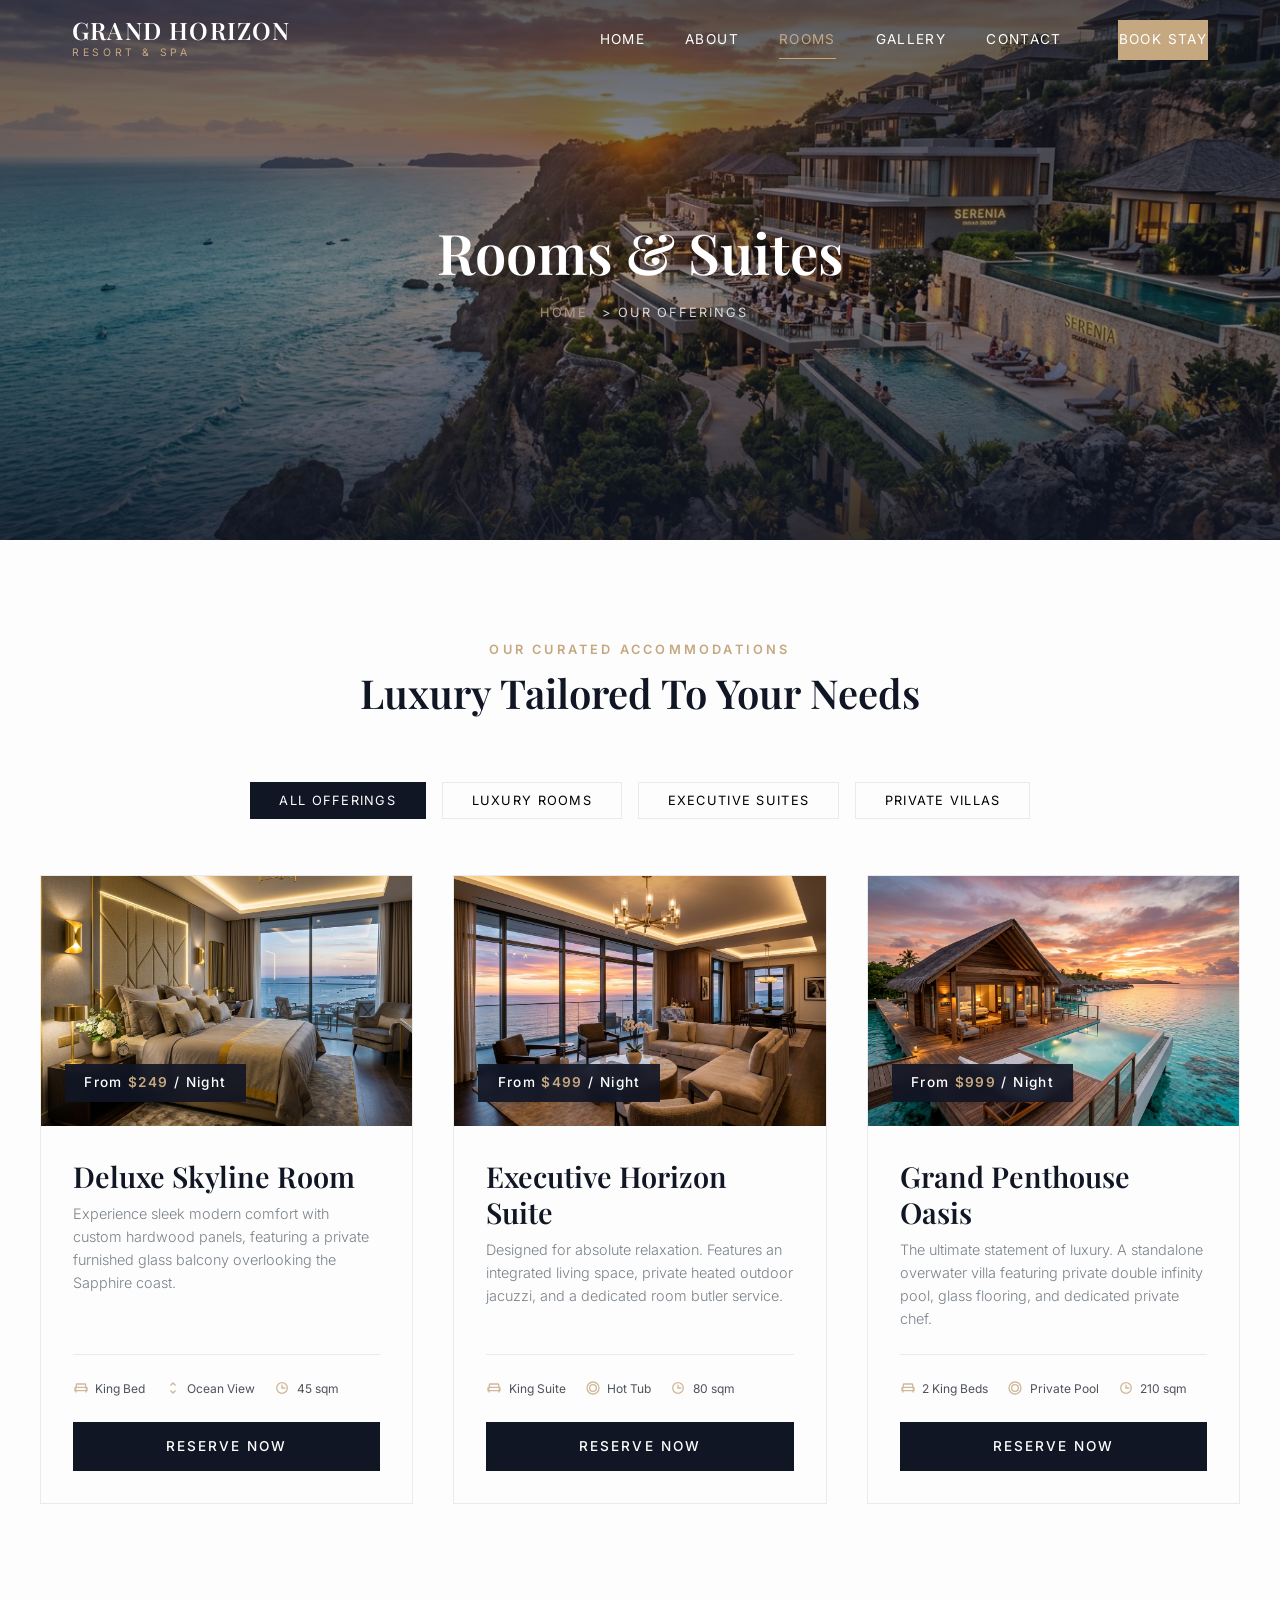
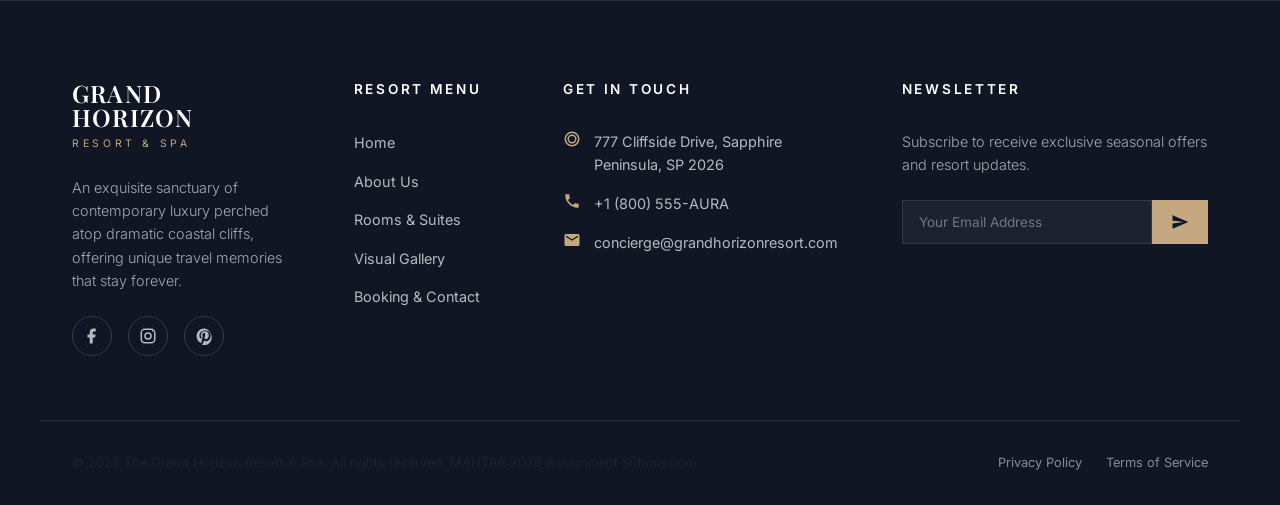
<file: rooms.html>
<!DOCTYPE html>
<html lang="en">
<head>
    <meta charset="UTF-8">
    <meta name="viewport" content="width=device-width, initial-scale=1.0">
    <meta name="description" content="Explore our luxury collection of ocean-view rooms, penthouse suites, and private cliffside villas. Book your stay at The Grand Horizon Resort & Spa.">
    <meta name="keywords" content="luxury suites, hotel rooms, penthouse villa, ocean view suite, private infinity pool, room prices, book hotel room">
    <title>Rooms & Luxury Suites | The Grand Horizon Resort & Spa</title>
    
    <!-- Preconnect to Google Fonts -->
    <link rel="preconnect" href="https://fonts.googleapis.com">
    <link rel="preconnect" href="https://fonts.gstatic.com" crossorigin>
    
    <!-- Stylesheet -->
    <link rel="stylesheet" href="css/style.css">
</head>
<body>

    <!-- HEADER / NAVIGATION -->
    <header>
        <div class="container nav-container">
            <a href="index.html" class="logo" aria-label="Grand Horizon Resort Home">
                <span class="logo-main">GRAND HORIZON</span>
                <span class="logo-sub">Resort & Spa</span>
            </a>
            <nav class="nav-links" id="navLinks">
                <a href="index.html">Home</a>
                <a href="about.html">About</a>
                <a href="rooms.html" class="active">Rooms</a>
                <a href="gallery.html">Gallery</a>
                <a href="booking.html">Contact</a>
                <a href="booking.html" class="btn btn-accent nav-btn">Book Stay</a>
            </nav>
            <button class="nav-toggle" id="navToggle" aria-label="Toggle mobile menu">
                <span></span>
                <span></span>
                <span></span>
            </button>
        </div>
    </header>

    <!-- PAGE HERO BANNER -->
    <section class="page-hero" style="background-image: url('assets/hero.jpg');">
        <div class="hero-overlay"></div>
        <div class="page-hero-content">
            <h1 class="page-hero-title">Rooms & Suites</h1>
            <div class="breadcrumb">
                <a href="index.html">Home</a> &gt; <span>Our Offerings</span>
            </div>
        </div>
    </section>

    <!-- ROOM LIST & FILTERING -->
    <section class="section container">
        <div class="section-header">
            <span>Our Curated Accommodations</span>
            <h2>Luxury Tailored To Your Needs</h2>
        </div>
        
        <!-- Filter Category Buttons -->
        <div class="filter-container">
            <button class="filter-btn active" data-filter="all">All Offerings</button>
            <button class="filter-btn" data-filter="room">Luxury Rooms</button>
            <button class="filter-btn" data-filter="suite">Executive Suites</button>
            <button class="filter-btn" data-filter="villa">Private Villas</button>
        </div>
        
        <!-- Rooms Grid -->
        <div class="rooms-grid">
            <!-- Room 1: Deluxe Skyline Room -->
            <div class="room-card" data-category="room">
                <div class="room-image">
                    <img src="assets/deluxe-room.jpg" alt="Deluxe Skyline Room interior with balcony overlooking the ocean" loading="lazy">
                    <div class="room-price">From <span>$249</span> / Night</div>
                </div>
                <div class="room-info">
                    <h3>Deluxe Skyline Room</h3>
                    <p>Experience sleek modern comfort with custom hardwood panels, featuring a private furnished glass balcony overlooking the Sapphire coast.</p>
                    <ul class="room-amenities">
                        <li>
                            <svg viewBox="0 0 24 24"><path d="M20,10V7A2,2 0 0,0 18,5H6A2,2 0 0,0 4,7V10A2,2 0 0,0 2,12V17H3.33L4,19H5L5.67,17H18.33L19,19H20L20.67,17H22V12A2,2 0 0,0 20,10M6,7H18V10H6M19,15H5V12H19V15Z" /></svg>
                            <span>King Bed</span>
                        </li>
                        <li>
                            <svg viewBox="0 0 24 24"><path d="M12,18.17L8.83,15L7.42,16.41L12,21L16.59,16.41L15.17,15L12,18.17M12,5.83L15.17,9L16.58,7.59L12,3L7.41,7.59L8.83,9L12,5.83Z" /></svg>
                            <span>Ocean View</span>
                        </li>
                        <li>
                            <svg viewBox="0 0 24 24"><path d="M12,3A9,9 0 0,0 3,12A9,9 0 0,0 12,21A9,9 0 0,0 21,12A9,9 0 0,0 12,3M12,19A7,7 0 0,1 5,12A7,7 0 0,1 12,5A7,7 0 0,1 19,12A7,7 0 0,1 12,19M13,7H11V13H17V11H13V7Z" /></svg>
                            <span>45 sqm</span>
                        </li>
                    </ul>
                    <a href="booking.html?room=deluxe" class="btn btn-primary room-btn">Reserve Now</a>
                </div>
            </div>
            
            <!-- Room 2: Executive Horizon Suite -->
            <div class="room-card" data-category="suite">
                <div class="room-image">
                    <img src="assets/suite.jpg" alt="Executive Horizon Suite luxury living room with private panoramic view" loading="lazy">
                    <div class="room-price">From <span>$499</span> / Night</div>
                </div>
                <div class="room-info">
                    <h3>Executive Horizon Suite</h3>
                    <p>Designed for absolute relaxation. Features an integrated living space, private heated outdoor jacuzzi, and a dedicated room butler service.</p>
                    <ul class="room-amenities">
                        <li>
                            <svg viewBox="0 0 24 24"><path d="M20,10V7A2,2 0 0,0 18,5H6A2,2 0 0,0 4,7V10A2,2 0 0,0 2,12V17H3.33L4,19H5L5.67,17H18.33L19,19H20L20.67,17H22V12A2,2 0 0,0 20,10M6,7H18V10H6M19,15H5V12H19V15Z" /></svg>
                            <span>King Suite</span>
                        </li>
                        <li>
                            <svg viewBox="0 0 24 24"><path d="M12,2A10,10 0 0,0 2,12A10,10 0 0,0 12,22A10,10 0 0,0 22,12A10,10 0 0,0 12,2M12,4A8,8 0 0,1 20,12A8,8 0 0,1 12,20A8,8 0 0,1 4,12A8,8 0 0,1 12,4M12,6A6,6 0 0,0 6,12A6,6 0 0,0 12,18A6,6 0 0,0 18,12A6,6 0 0,0 12,6M12,8A4,4 0 0,1 16,12A4,4 0 0,1 12,16A4,4 0 0,1 8,12A4,4 0 0,1 12,8Z" /></svg>
                            <span>Hot Tub</span>
                        </li>
                        <li>
                            <svg viewBox="0 0 24 24"><path d="M12,3A9,9 0 0,0 3,12A9,9 0 0,0 12,21A9,9 0 0,0 21,12A9,9 0 0,0 12,3M12,19A7,7 0 0,1 5,12A7,7 0 0,1 12,5A7,7 0 0,1 19,12A7,7 0 0,1 12,19M13,7H11V13H17V11H13V7Z" /></svg>
                            <span>80 sqm</span>
                        </li>
                    </ul>
                    <a href="booking.html?room=suite" class="btn btn-primary room-btn">Reserve Now</a>
                </div>
            </div>
            
            <!-- Room 3: Grand Penthouse Oasis -->
            <div class="room-card" data-category="villa">
                <div class="room-image">
                    <img src="assets/villa.jpg" alt="Grand Penthouse Oasis villa with private overwater pool" loading="lazy">
                    <div class="room-price">From <span>$999</span> / Night</div>
                </div>
                <div class="room-info">
                    <h3>Grand Penthouse Oasis</h3>
                    <p>The ultimate statement of luxury. A standalone overwater villa featuring private double infinity pool, glass flooring, and dedicated private chef.</p>
                    <ul class="room-amenities">
                        <li>
                            <svg viewBox="0 0 24 24"><path d="M20,10V7A2,2 0 0,0 18,5H6A2,2 0 0,0 4,7V10A2,2 0 0,0 2,12V17H3.33L4,19H5L5.67,17H18.33L19,19H20L20.67,17H22V12A2,2 0 0,0 20,10M6,7H18V10H6M19,15H5V12H19V15Z" /></svg>
                            <span>2 King Beds</span>
                        </li>
                        <li>
                            <svg viewBox="0 0 24 24"><path d="M12,2A10,10 0 0,0 2,12A10,10 0 0,0 12,22A10,10 0 0,0 22,12A10,10 0 0,0 12,2M12,4A8,8 0 0,1 20,12A8,8 0 0,1 12,20A8,8 0 0,1 4,12A8,8 0 0,1 12,4M12,6A6,6 0 0,0 6,12A6,6 0 0,0 12,18A6,6 0 0,0 18,12A6,6 0 0,0 12,6M12,8A4,4 0 0,1 16,12A4,4 0 0,1 12,16A4,4 0 0,1 8,12A4,4 0 0,1 12,8Z" /></svg>
                            <span>Private Pool</span>
                        </li>
                        <li>
                            <svg viewBox="0 0 24 24"><path d="M12,3A9,9 0 0,0 3,12A9,9 0 0,0 12,21A9,9 0 0,0 21,12A9,9 0 0,0 12,3M12,19A7,7 0 0,1 5,12A7,7 0 0,1 12,5A7,7 0 0,1 19,12A7,7 0 0,1 12,19M13,7H11V13H17V11H13V7Z" /></svg>
                            <span>210 sqm</span>
                        </li>
                    </ul>
                    <a href="booking.html?room=villa" class="btn btn-primary room-btn">Reserve Now</a>
                </div>
            </div>
        </div>
    </section>

    <!-- FOOTER -->
    <footer>
        <div class="container footer-grid">
            <!-- Col 1: About -->
            <div class="footer-col footer-about">
                <a href="index.html" class="logo">
                    <span class="logo-main">GRAND HORIZON</span>
                    <span class="logo-sub">Resort & Spa</span>
                </a>
                <p>An exquisite sanctuary of contemporary luxury perched atop dramatic coastal cliffs, offering unique travel memories that stay forever.</p>
                <div class="footer-socials">
                    <a href="#" class="social-link" aria-label="Facebook">
                        <svg viewBox="0 0 24 24"><path d="M17,2H14A5,5 0 0,0 9,7V10H6V14H9V22H13V14H16L17,10H13V7A1,1 0 0,1 14,6H17V2Z" /></svg>
                    </a>
                    <a href="#" class="social-link" aria-label="Instagram">
                        <svg viewBox="0 0 24 24"><path d="M7.8,2H16.2C19.4,2 22,4.6 22,7.8V16.2A5.8,5.8 0 0,1 16.2,22H7.8C4.6,22 2,19.4 2,16.2V7.8A5.8,5.8 0 0,1 7.8,2M7.6,4A3.6,3.6 0 0,0 4,7.6V16.4C4,18.39 5.61,20 7.6,20H16.4A3.6,3.6 0 0,0 20,16.4V7.6A3.6,3.6 0 0,0 16.4,4H7.6M12,7A5,5 0 0,1 17,12A5,5 0 0,1 12,17A5,5 0 0,1 7,12A5,5 0 0,1 12,7M12,9A3,3 0 0,0 9,12A3,3 0 0,0 12,15A3,3 0 0,0 15,12A3,3 0 0,0 12,9M18,4.75A0.75,0.75 0 0,1 18.75,5.5A0.75,0.75 0 0,1 18,6.25A0.75,0.75 0 0,1 17.25,5.5A0.75,0.75 0 0,1 18,4.75Z" /></svg>
                    </a>
                    <a href="#" class="social-link" aria-label="Pinterest">
                        <svg viewBox="0 0 24 24"><path d="M12.2,2C6.6,2 2.1,6.5 2.1,12.2C2.1,16.6 4.9,20.3 8.8,21.7C8.7,20.9 8.7,19.5 8.9,18.6C9.1,17.7 10.3,12.7 10.3,12.7C10.3,12.7 9.9,12 9.9,10.9C9.9,9.2 10.9,8 12.1,8C13.2,8 13.7,8.8 13.7,9.8C13.7,10.9 13,12.5 12.7,14C12.4,15.2 13.3,16.2 14.5,16.2C16.7,16.2 18.4,13.9 18.4,10.6C18.4,7.7 16.3,5.6 13.3,5.6C9.8,5.6 7.7,8.2 7.7,10.9C7.7,11.9 8.1,13 8.6,13.6C8.7,13.7 8.7,13.8 8.7,14C8.6,14.4 8.4,15.2 8.3,15.5C8.3,15.6 8.2,15.7 8,15.6C6.7,15 5.9,13.2 5.9,11.7C5.9,8.1 8.5,4.8 13.6,4.8C17.7,4.8 20.9,7.7 20.9,11.7C20.9,15.8 18.3,19.1 14.7,19.1C13.5,19.1 12.4,18.5 12,17.7C12,17.7 11.4,20 11.2,20.7C10.8,22.2 9.7,23.8 9,24C10,24.2 11.1,24.2 12.2,24.2C17.8,24.2 22.3,19.7 22.3,14C22.2,8.4 17.7,2 12.2,2Z" /></svg>
                    </a>
                </div>
            </div>
            
            <!-- Col 2: Navigation Links -->
            <div class="footer-col footer-links">
                <h3>Resort Menu</h3>
                <ul>
                    <li><a href="index.html">Home</a></li>
                    <li><a href="about.html">About Us</a></li>
                    <li><a href="rooms.html">Rooms & Suites</a></li>
                    <li><a href="gallery.html">Visual Gallery</a></li>
                    <li><a href="booking.html">Booking & Contact</a></li>
                </ul>
            </div>
            
            <!-- Col 3: Contact details -->
            <div class="footer-col footer-contact">
                <h3>Get In Touch</h3>
                <ul class="footer-contact-list">
                    <li>
                        <svg viewBox="0 0 24 24"><path d="M12,2A10,10 0 0,0 2,12A10,10 0 0,0 12,22A10,10 0 0,0 22,12A10,10 0 0,0 12,2M12,4A8,8 0 0,1 20,12A8,8 0 0,1 12,20A8,8 0 0,1 4,12A8,8 0 0,1 12,4M12,6A6,6 0 0,0 6,12A6,6 0 0,0 12,18A6,6 0 0,0 18,12A6,6 0 0,0 12,6M12,8A4,4 0 0,1 16,12A4,4 0 0,1 12,16A4,4 0 0,1 8,12A4,4 0 0,1 12,8Z" /></svg>
                        <span>777 Cliffside Drive, Sapphire Peninsula, SP 2026</span>
                    </li>
                    <li>
                        <svg viewBox="0 0 24 24"><path d="M6.62,10.79C8.06,13.62 10.38,15.94 13.21,17.38L15.41,15.18C15.69,14.9 16.08,14.82 16.43,14.93C17.55,15.3 18.75,15.5 20,15.5A1,1 0 0,1 21,16.5V20A1,1 0 0,1 20,21A17,17 0 0,1 3,4A1,1 0 0,1 4,3H7.5A1,1 0 0,1 8.5,4C8.5,5.25 8.7,6.45 9.07,7.57C9.18,7.92 9.1,8.31 8.82,8.59L6.62,10.79Z" /></svg>
                        <span>+1 (800) 555-AURA</span>
                    </li>
                    <li>
                        <svg viewBox="0 0 24 24"><path d="M20,4H4C2.89,4 2,4.89 2,6V18A2,2 0 0,0 4,20H20A2,2 0 0,0 22,18V6C22,4.89 21.1,4 20,4M20,8L12,13L4,8V6L12,11L20,6V8Z" /></svg>
                        <span>concierge@grandhorizonresort.com</span>
                    </li>
                </ul>
            </div>
            
            <!-- Col 4: Newsletter -->
            <div class="footer-col footer-newsletter">
                <h3>Newsletter</h3>
                <p>Subscribe to receive exclusive seasonal offers and resort updates.</p>
                <form class="newsletter-form" action="#" onsubmit="event.preventDefault(); alert('Thank you for subscribing to our newsletter!'); this.reset();">
                    <input type="email" placeholder="Your Email Address" required aria-label="Email for newsletter">
                    <button type="submit" class="newsletter-btn" aria-label="Subscribe">
                        <svg viewBox="0 0 24 24"><path d="M2,21L23,12L2,3V10L17,12L2,14V21Z" /></svg>
                    </button>
                </form>
            </div>
        </div>
        
        <!-- Bottom bar -->
        <div class="container footer-bottom">
            <p>&copy; 2026 The Grand Horizon Resort & Spa. All rights reserved. MANTRA 2026 Assignment Submission.</p>
            <div class="footer-bottom-links">
                <a href="#">Privacy Policy</a>
                <a href="#">Terms of Service</a>
            </div>
        </div>
    </footer>

    <!--Start of Tawk.to Script-->
    <script type="text/javascript">
    var Tawk_API=Tawk_API||{}, Tawk_LoadStart=new Date();
    (function(){
    var s1=document.createElement("script"),s0=document.getElementsByTagName("script")[0];
    s1.async=true;
    s1.src='https://embed.tawk.to/6a473bff966d951d46bb0a3a/1jsj44o50';
    s1.charset='UTF-8';
    s1.setAttribute('crossorigin','*');
    s0.parentNode.insertBefore(s1,s0);
    })();
    </script>
    <!--End of Tawk.to Script-->

    <!-- Scripts -->
    <script src="js/main.js"></script>
</body>
</html>
</file>
<file: css/style.css>
/* 
   THE GRAND HORIZON RESORT - STYLESHEET
   Author: Aura Design Studio
   Version: 1.0.0
*/

/* Google Fonts Import */
@import url('https://fonts.googleapis.com/css2?family=Inter:wght@300;400;500;600&family=Playfair+Display:ital,wght@0,400;0,600;0,700;1,400&display=swap');

/* CSS VARIABLES */
:root {
    --primary: #111625;
    --primary-light: #1c233a;
    --accent: #c5a880;
    --accent-hover: #b3946a;
    --accent-light: #f5efe6;
    --bg-light: #fdfdfd;
    --bg-alt: #f8f9fa;
    --bg-dark: #090c14;
    --text-dark: #222831;
    --text-light: #ffffff;
    --text-muted: #6c757d;
    --border-color: rgba(17, 22, 37, 0.08);
    --border-light: rgba(255, 255, 255, 0.1);
    
    /* Font stacks */
    --font-serif: 'Playfair Display', Georgia, serif;
    --font-sans: 'Inter', -apple-system, BlinkMacSystemFont, "Segoe UI", Roboto, sans-serif;
    
    /* Layout properties */
    --max-width: 1200px;
    --header-height: 80px;
    --transition: all 0.4s cubic-bezier(0.16, 1, 0.3, 1);
    --box-shadow: 0 10px 30px rgba(0, 0, 0, 0.04);
    --box-shadow-hover: 0 20px 40px rgba(197, 168, 128, 0.15);
}

/* RESET & BASE STYLES */
* {
    margin: 0;
    padding: 0;
    box-sizing: border-box;
}

html {
    scroll-behavior: smooth;
    font-size: 16px;
}

body {
    font-family: var(--font-sans);
    background-color: var(--bg-light);
    color: var(--text-dark);
    line-height: 1.6;
    overflow-x: hidden;
    -webkit-font-smoothing: antialiased;
}

a {
    color: inherit;
    text-decoration: none;
    transition: var(--transition);
}

img {
    max-width: 100%;
    height: auto;
    display: block;
}

button, input, select, textarea {
    font-family: inherit;
    font-size: inherit;
}

ul {
    list-style: none;
}

/* TYPOGRAPHY */
h1, h2, h3, h4 {
    font-family: var(--font-serif);
    font-weight: 600;
    color: var(--primary);
    line-height: 1.25;
}

h1 {
    font-size: clamp(2.5rem, 5vw, 4rem);
}

h2 {
    font-size: clamp(1.8rem, 4vw, 2.5rem);
    margin-bottom: 1rem;
}

h3 {
    font-size: clamp(1.3rem, 2.5vw, 1.8rem);
    margin-bottom: 0.75rem;
}

p {
    font-weight: 300;
    color: var(--text-dark);
    opacity: 0.9;
}

/* BUTTONS */
.btn {
    display: inline-flex;
    align-items: center;
    justify-content: center;
    padding: 0.8rem 2rem;
    border-radius: 0;
    font-size: 0.85rem;
    font-weight: 500;
    letter-spacing: 0.15em;
    text-transform: uppercase;
    cursor: pointer;
    transition: var(--transition);
    border: 1px solid transparent;
}

.btn-primary {
    background-color: var(--primary);
    color: var(--text-light);
}

.btn-primary:hover {
    background-color: var(--accent);
    color: var(--primary);
    transform: translateY(-2px);
}

.btn-accent {
    background-color: var(--accent);
    color: var(--primary);
}

.btn-accent:hover {
    background-color: var(--primary);
    color: var(--text-light);
    transform: translateY(-2px);
}

.btn-outline {
    background-color: transparent;
    border-color: var(--accent);
    color: var(--accent);
}

.btn-outline:hover {
    background-color: var(--accent);
    color: var(--primary);
    transform: translateY(-2px);
}

.btn-outline-white {
    background-color: transparent;
    border-color: var(--text-light);
    color: var(--text-light);
}

.btn-outline-white:hover {
    background-color: var(--text-light);
    color: var(--primary);
    transform: translateY(-2px);
}

/* CONTAINER */
.container {
    max-width: var(--max-width);
    margin: 0 auto;
    padding: 0 2rem;
}

/* SECTION */
.section {
    padding: 6rem 0;
}

.section-bg {
    background-color: var(--bg-alt);
}

.section-header {
    text-align: center;
    max-width: 600px;
    margin: 0 auto 4rem;
}

.section-header span {
    font-family: var(--font-sans);
    font-size: 0.8rem;
    letter-spacing: 0.25em;
    text-transform: uppercase;
    color: var(--accent);
    font-weight: 600;
    display: inline-block;
    margin-bottom: 0.5rem;
}

/* HEADER & NAVBAR */
header {
    height: var(--header-height);
    width: 100%;
    position: fixed;
    top: 0;
    left: 0;
    z-index: 1000;
    transition: var(--transition);
    background-color: transparent;
}

header.scrolled {
    background-color: rgba(17, 22, 37, 0.95);
    backdrop-filter: blur(10px);
    box-shadow: 0 10px 30px rgba(0, 0, 0, 0.15);
    height: 70px;
}

.nav-container {
    height: 100%;
    display: flex;
    align-items: center;
    justify-content: space-between;
}

.logo {
    display: flex;
    flex-direction: column;
}

.logo-main {
    font-family: var(--font-serif);
    font-size: 1.5rem;
    font-weight: 600;
    letter-spacing: 0.05em;
    color: var(--text-light);
    line-height: 1;
}

header.scrolled .logo-main {
    color: var(--text-light);
}

.logo-sub {
    font-size: 0.65rem;
    letter-spacing: 0.35em;
    text-transform: uppercase;
    color: var(--accent);
    margin-top: 0.2rem;
}

.nav-links {
    display: flex;
    align-items: center;
    gap: 2.5rem;
}

.nav-links a {
    color: var(--text-light);
    font-size: 0.85rem;
    font-weight: 400;
    letter-spacing: 0.1em;
    text-transform: uppercase;
    position: relative;
    padding: 0.5rem 0;
}

/* Active Page Stylings */
.nav-links a.active {
    color: var(--accent);
}

.nav-links a::after {
    content: '';
    position: absolute;
    bottom: 0;
    left: 0;
    width: 0;
    height: 1px;
    background-color: var(--accent);
    transition: var(--transition);
}

.nav-links a:hover::after,
.nav-links a.active::after {
    width: 100%;
}

.nav-btn {
    margin-left: 1rem;
}

/* MOBILE NAV TOGGLE */
.nav-toggle {
    display: none;
    flex-direction: column;
    justify-content: space-between;
    width: 25px;
    height: 18px;
    background: transparent;
    border: none;
    cursor: pointer;
    z-index: 1001;
}

.nav-toggle span {
    width: 100%;
    height: 2px;
    background-color: var(--text-light);
    transition: var(--transition);
}

/* HERO BANNER COMMON */
.hero {
    height: 100vh;
    background-size: cover;
    background-position: center;
    position: relative;
    display: flex;
    align-items: center;
    justify-content: center;
    text-align: center;
    color: var(--text-light);
}

.hero-overlay {
    position: absolute;
    top: 0;
    left: 0;
    width: 100%;
    height: 100%;
    background: linear-gradient(to bottom, rgba(17, 22, 37, 0.7) 0%, rgba(17, 22, 37, 0.4) 50%, rgba(17, 22, 37, 0.85) 100%);
    z-index: 1;
}

.hero-content {
    position: relative;
    z-index: 2;
    max-width: 800px;
    padding: 0 1rem;
    animation: fadeInUp 1.2s ease;
}

.hero-subtitle {
    font-size: 0.9rem;
    letter-spacing: 0.3em;
    text-transform: uppercase;
    color: var(--accent);
    margin-bottom: 1.5rem;
    font-weight: 500;
}

.hero-title {
    margin-bottom: 2rem;
    color: var(--text-light);
}

.hero-buttons {
    display: flex;
    gap: 1.5rem;
    justify-content: center;
}

/* PAGES HERO BANNER (SHORTER) */
.page-hero {
    height: 60vh;
    background-size: cover;
    background-position: center;
    position: relative;
    display: flex;
    align-items: center;
    justify-content: center;
    text-align: center;
    color: var(--text-light);
}

.page-hero-content {
    position: relative;
    z-index: 2;
    animation: fadeInUp 1s ease;
}

.page-hero-title {
    font-size: clamp(2rem, 6vw, 3.5rem);
    color: var(--text-light);
    margin-bottom: 1rem;
}

.breadcrumb {
    font-size: 0.8rem;
    letter-spacing: 0.15em;
    text-transform: uppercase;
    color: var(--text-light);
    opacity: 0.8;
}

.breadcrumb a {
    color: var(--accent);
    margin: 0 0.5rem;
}

/* HOME PAGE SPECIFICS */
/* Welcome Section */
.welcome-grid {
    display: grid;
    grid-template-columns: 1fr 1fr;
    gap: 4rem;
    align-items: center;
}

.welcome-images {
    display: grid;
    grid-template-columns: repeat(12, 1fr);
    grid-template-rows: repeat(12, 1fr);
    height: 450px;
}

.welcome-img-large {
    grid-column: 1 / 10;
    grid-row: 1 / 11;
    z-index: 2;
    box-shadow: 0 15px 40px rgba(0,0,0,0.1);
    overflow: hidden;
}

.welcome-img-small {
    grid-column: 7 / 13;
    grid-row: 5 / 13;
    z-index: 3;
    box-shadow: 0 20px 50px rgba(0,0,0,0.15);
    border: 8px solid var(--bg-light);
    overflow: hidden;
}

.welcome-images img {
    width: 100%;
    height: 100%;
    object-fit: cover;
    transition: var(--transition);
}

.welcome-images img:hover {
    transform: scale(1.05);
}

.welcome-text h2 {
    position: relative;
    padding-bottom: 1rem;
}

.welcome-text h2::after {
    content: '';
    position: absolute;
    bottom: 0;
    left: 0;
    width: 60px;
    height: 2px;
    background-color: var(--accent);
}

.welcome-desc {
    font-size: 1.1rem;
    font-style: italic;
    color: var(--primary);
    margin: 1.5rem 0;
}

.welcome-body {
    font-weight: 300;
    color: var(--text-muted);
    margin-bottom: 2rem;
}

/* Highlights section */
.highlight-card {
    background-color: var(--bg-light);
    border: 1px solid var(--border-color);
    padding: 3rem 2rem;
    text-align: center;
    transition: var(--transition);
    height: 100%;
    display: flex;
    flex-direction: column;
    align-items: center;
}

.highlight-card:hover {
    transform: translateY(-10px);
    border-color: var(--accent);
    box-shadow: var(--box-shadow-hover);
}

.highlight-icon {
    width: 70px;
    height: 70px;
    border-radius: 50%;
    background-color: var(--accent-light);
    display: flex;
    align-items: center;
    justify-content: center;
    margin-bottom: 2rem;
    color: var(--accent);
    transition: var(--transition);
}

.highlight-card:hover .highlight-icon {
    background-color: var(--accent);
    color: var(--primary);
}

.highlight-icon svg {
    width: 32px;
    height: 32px;
    fill: currentColor;
}

.highlight-card h3 {
    margin-bottom: 1rem;
    font-weight: 600;
}

.highlight-card p {
    color: var(--text-muted);
    font-size: 0.9rem;
}

.grid-3 {
    display: grid;
    grid-template-columns: repeat(3, 1fr);
    gap: 2rem;
}

/* TESTIMONIAL SLIDER */
.testimonial-section {
    background-color: var(--primary);
    color: var(--text-light);
    position: relative;
    overflow: hidden;
}

.testimonial-container {
    max-width: 800px;
    margin: 0 auto;
    text-align: center;
    position: relative;
    height: 280px;
}

.testimonial-slide {
    position: absolute;
    top: 0;
    left: 0;
    width: 100%;
    opacity: 0;
    transform: translateY(20px);
    transition: opacity 0.8s ease, transform 0.8s ease;
    pointer-events: none;
}

.testimonial-slide.active {
    opacity: 1;
    transform: translateY(0);
    pointer-events: auto;
}

.quote-icon {
    color: var(--accent);
    margin-bottom: 1.5rem;
    display: inline-block;
}

.quote-icon svg {
    width: 45px;
    height: 45px;
    fill: currentColor;
}

.testimonial-text {
    font-family: var(--font-serif);
    font-size: 1.4rem;
    font-style: italic;
    line-height: 1.6;
    margin-bottom: 2rem;
    color: var(--text-light);
}

.testimonial-author {
    font-size: 0.85rem;
    letter-spacing: 0.2em;
    text-transform: uppercase;
    color: var(--accent);
    font-weight: 600;
}

.slider-dots {
    display: flex;
    justify-content: center;
    gap: 0.75rem;
    margin-top: 1rem;
}

.dot {
    width: 8px;
    height: 8px;
    border-radius: 50%;
    background-color: rgba(255, 255, 255, 0.3);
    cursor: pointer;
    transition: var(--transition);
}

.dot.active {
    background-color: var(--accent);
    transform: scale(1.2);
}

/* ABOUT PAGE SPECIFICS */
.about-legacy {
    display: grid;
    grid-template-columns: 1.2fr 0.8fr;
    gap: 5rem;
    align-items: center;
}

.legacy-img {
    box-shadow: var(--box-shadow);
    border: 1px solid var(--border-color);
    overflow: hidden;
}

.legacy-img img {
    width: 100%;
    transition: var(--transition);
}

.legacy-img img:hover {
    transform: scale(1.05);
}

.legacy-text p {
    margin-bottom: 1.5rem;
    color: var(--text-muted);
}

/* FAQ Accordion */
.faq-accordion {
    max-width: 800px;
    margin: 0 auto;
}

.faq-item {
    border-bottom: 1px solid var(--border-color);
    padding: 1.5rem 0;
}

.faq-question {
    width: 100%;
    display: flex;
    justify-content: space-between;
    align-items: center;
    background: transparent;
    border: none;
    text-align: left;
    cursor: pointer;
    padding: 0;
}

.faq-question h3 {
    font-size: 1.15rem;
    margin: 0;
    font-weight: 500;
    transition: var(--transition);
}

.faq-question:hover h3 {
    color: var(--accent);
}

.faq-icon {
    font-size: 1.2rem;
    transition: transform 0.4s ease;
    color: var(--accent);
}

.faq-item.active .faq-icon {
    transform: rotate(45deg);
}

.faq-answer {
    max-height: 0;
    overflow: hidden;
    transition: max-height 0.4s ease-out;
}

.faq-answer p {
    padding-top: 1rem;
    color: var(--text-muted);
    font-size: 0.95rem;
}

.faq-item.active .faq-answer {
    max-height: 200px;
}

/* ROOMS PAGE SPECIFICS */
.filter-container {
    display: flex;
    justify-content: center;
    gap: 1rem;
    margin-bottom: 3.5rem;
    flex-wrap: wrap;
}

.filter-btn {
    background-color: transparent;
    border: 1px solid var(--border-color);
    padding: 0.6rem 1.8rem;
    font-size: 0.8rem;
    letter-spacing: 0.1em;
    text-transform: uppercase;
    cursor: pointer;
    transition: var(--transition);
}

.filter-btn:hover,
.filter-btn.active {
    background-color: var(--primary);
    color: var(--text-light);
    border-color: var(--primary);
}

.rooms-grid {
    display: grid;
    grid-template-columns: repeat(3, 1fr);
    gap: 2.5rem;
}

.room-card {
    background-color: var(--bg-light);
    border: 1px solid var(--border-color);
    transition: var(--transition);
    overflow: hidden;
    display: flex;
    flex-direction: column;
}

.room-card:hover {
    transform: translateY(-8px);
    box-shadow: var(--box-shadow);
    border-color: rgba(197, 168, 128, 0.4);
}

.room-image {
    height: 250px;
    overflow: hidden;
    position: relative;
}

.room-image img {
    width: 100%;
    height: 100%;
    object-fit: cover;
    transition: var(--transition);
}

.room-card:hover .room-image img {
    transform: scale(1.08);
}

.room-price {
    position: absolute;
    bottom: 1.5rem;
    left: 1.5rem;
    background-color: rgba(17, 22, 37, 0.9);
    backdrop-filter: blur(5px);
    color: var(--text-light);
    padding: 0.5rem 1.2rem;
    font-size: 0.85rem;
    letter-spacing: 0.1em;
    font-weight: 500;
}

.room-price span {
    color: var(--accent);
    font-weight: 600;
}

.room-info {
    padding: 2rem;
    flex-grow: 1;
    display: flex;
    flex-direction: column;
}

.room-info h3 {
    margin-bottom: 0.5rem;
}

.room-info p {
    color: var(--text-muted);
    font-size: 0.9rem;
    margin-bottom: 1.5rem;
    flex-grow: 1;
}

.room-amenities {
    display: flex;
    gap: 1.2rem;
    border-top: 1px solid var(--border-color);
    padding-top: 1.5rem;
    margin-bottom: 1.5rem;
}

.room-amenities li {
    display: flex;
    align-items: center;
    gap: 0.4rem;
    font-size: 0.75rem;
    color: var(--text-dark);
    opacity: 0.8;
}

.room-amenities svg {
    width: 16px;
    height: 16px;
    fill: var(--accent);
}

.room-btn {
    width: 100%;
}

/* GALLERY PAGE SPECIFICS */
.gallery-grid {
    display: grid;
    grid-template-columns: repeat(3, 1fr);
    gap: 1.5rem;
}

.gallery-item {
    position: relative;
    height: 280px;
    overflow: hidden;
    cursor: pointer;
    box-shadow: 0 5px 15px rgba(0,0,0,0.02);
}

.gallery-item img {
    width: 100%;
    height: 100%;
    object-fit: cover;
    transition: var(--transition);
}

.gallery-overlay {
    position: absolute;
    top: 0;
    left: 0;
    width: 100%;
    height: 100%;
    background-color: rgba(17, 22, 37, 0.8);
    display: flex;
    flex-direction: column;
    justify-content: center;
    align-items: center;
    opacity: 0;
    transition: var(--transition);
    padding: 2rem;
    text-align: center;
}

.gallery-item:hover .gallery-overlay {
    opacity: 1;
}

.gallery-item:hover img {
    transform: scale(1.08);
}

.gallery-category {
    font-size: 0.7rem;
    letter-spacing: 0.2em;
    text-transform: uppercase;
    color: var(--accent);
    margin-bottom: 0.5rem;
    transform: translateY(15px);
    transition: var(--transition);
}

.gallery-title {
    font-family: var(--font-serif);
    font-size: 1.25rem;
    color: var(--text-light);
    transform: translateY(15px);
    transition: var(--transition);
    transition-delay: 0.05s;
}

.gallery-item:hover .gallery-category,
.gallery-item:hover .gallery-title {
    transform: translateY(0);
}

/* LIGHTBOX MODAL */
.lightbox {
    position: fixed;
    top: 0;
    left: 0;
    width: 100%;
    height: 100%;
    background-color: rgba(9, 12, 20, 0.95);
    z-index: 2000;
    display: flex;
    justify-content: center;
    align-items: center;
    opacity: 0;
    pointer-events: none;
    transition: var(--transition);
}

.lightbox.active {
    opacity: 1;
    pointer-events: auto;
}

.lightbox-content {
    max-width: 80%;
    max-height: 80vh;
    position: relative;
    animation: zoomIn 0.5s ease;
}

.lightbox-img {
    max-width: 100%;
    max-height: 80vh;
    object-fit: contain;
    border: 3px solid rgba(255, 255, 255, 0.1);
}

.lightbox-caption {
    color: var(--text-light);
    text-align: center;
    margin-top: 1rem;
    font-family: var(--font-serif);
    font-size: 1.2rem;
}

.lightbox-close {
    position: absolute;
    top: 2rem;
    right: 2rem;
    background: transparent;
    border: none;
    color: var(--text-light);
    font-size: 2.5rem;
    cursor: pointer;
    transition: var(--transition);
}

.lightbox-close:hover {
    color: var(--accent);
}

/* BOOKING & CONTACT SPECIFICS */
.booking-grid {
    display: grid;
    grid-template-columns: 1.2fr 0.8fr;
    gap: 4rem;
    align-items: start;
}

.booking-form-wrapper {
    background-color: var(--bg-light);
    border: 1px solid var(--border-color);
    padding: 3rem;
    box-shadow: var(--box-shadow);
}

.booking-form h3 {
    margin-bottom: 2rem;
    font-family: var(--font-serif);
    font-size: 1.6rem;
    border-bottom: 1px solid var(--border-color);
    padding-bottom: 1rem;
}

.form-group-row {
    display: grid;
    grid-template-columns: 1fr 1fr;
    gap: 1.5rem;
    margin-bottom: 1.5rem;
}

.form-group {
    margin-bottom: 1.5rem;
}

.form-group label {
    display: block;
    font-size: 0.75rem;
    font-weight: 500;
    letter-spacing: 0.15em;
    text-transform: uppercase;
    color: var(--primary);
    margin-bottom: 0.5rem;
}

.form-control {
    width: 100%;
    padding: 0.9rem 1.2rem;
    background-color: var(--bg-alt);
    border: 1px solid var(--border-color);
    color: var(--text-dark);
    font-size: 0.9rem;
    transition: var(--transition);
}

.form-control:focus {
    outline: none;
    border-color: var(--accent);
    background-color: var(--bg-light);
    box-shadow: 0 0 0 3px rgba(197, 168, 128, 0.15);
}

textarea.form-control {
    resize: vertical;
    min-height: 120px;
}

.booking-btn {
    width: 100%;
    padding: 1rem;
    margin-top: 1rem;
}

/* Contact Details Info card */
.contact-sidebar {
    display: flex;
    flex-direction: column;
    gap: 2.5rem;
}

.contact-card {
    background-color: var(--primary);
    color: var(--text-light);
    padding: 3rem;
    position: relative;
    overflow: hidden;
}

.contact-card::before {
    content: '';
    position: absolute;
    top: -50px;
    right: -50px;
    width: 150px;
    height: 150px;
    border-radius: 50%;
    background-color: rgba(255, 255, 255, 0.02);
}

.contact-card h3 {
    color: var(--text-light);
    margin-bottom: 2rem;
}

.contact-list {
    display: flex;
    flex-direction: column;
    gap: 1.5rem;
}

.contact-item {
    display: flex;
    gap: 1rem;
    align-items: flex-start;
}

.contact-item-icon {
    color: var(--accent);
    flex-shrink: 0;
}

.contact-item-icon svg {
    width: 22px;
    height: 22px;
    fill: currentColor;
}

.contact-item-content h4 {
    font-family: var(--font-sans);
    font-size: 0.75rem;
    text-transform: uppercase;
    letter-spacing: 0.15em;
    color: var(--accent);
    margin-bottom: 0.25rem;
    font-weight: 500;
}

.contact-item-content p {
    color: var(--text-light);
    opacity: 0.8;
    font-size: 0.95rem;
}

.contact-map-card {
    border: 1px solid var(--border-color);
    box-shadow: var(--box-shadow);
    background-color: var(--bg-light);
    padding: 1rem;
}

.map-placeholder {
    height: 280px;
    background-color: var(--bg-alt);
    display: flex;
    flex-direction: column;
    justify-content: center;
    align-items: center;
    border: 1px dashed var(--border-color);
    text-align: center;
    padding: 2rem;
}

.map-placeholder-icon {
    color: var(--accent);
    margin-bottom: 1rem;
}

.map-placeholder-icon svg {
    width: 40px;
    height: 40px;
    fill: currentColor;
}

.map-placeholder h4 {
    font-family: var(--font-sans);
    font-size: 1rem;
    font-weight: 600;
    margin-bottom: 0.5rem;
}

.map-placeholder p {
    font-size: 0.8rem;
    color: var(--text-muted);
}

/* SUCCESS MODAL POPUP */
.success-modal {
    position: fixed;
    top: 0;
    left: 0;
    width: 100%;
    height: 100%;
    background-color: rgba(9, 12, 20, 0.8);
    backdrop-filter: blur(5px);
    z-index: 3000;
    display: flex;
    justify-content: center;
    align-items: center;
    opacity: 0;
    pointer-events: none;
    transition: var(--transition);
}

.success-modal.active {
    opacity: 1;
    pointer-events: auto;
}

.success-card {
    background-color: var(--bg-light);
    padding: 3rem;
    max-width: 500px;
    width: 90%;
    text-align: center;
    box-shadow: 0 25px 50px rgba(0, 0, 0, 0.3);
    border-top: 5px solid var(--accent);
    animation: zoomIn 0.4s ease;
}

.success-icon {
    width: 80px;
    height: 80px;
    background-color: var(--accent-light);
    color: var(--accent);
    border-radius: 50%;
    display: flex;
    align-items: center;
    justify-content: center;
    margin: 0 auto 2rem;
}

.success-icon svg {
    width: 40px;
    height: 40px;
    fill: currentColor;
}

.success-card h3 {
    margin-bottom: 1rem;
    font-size: 1.6rem;
}

.success-card p {
    color: var(--text-muted);
    margin-bottom: 2rem;
    font-size: 0.95rem;
}

/* FOOTER */
footer {
    background-color: var(--primary);
    color: var(--text-light);
    padding: 5rem 0 2rem;
    border-top: 1px solid var(--border-light);
}

.footer-grid {
    display: grid;
    grid-template-columns: 1.2fr 0.8fr 1fr 1fr;
    gap: 4rem;
    margin-bottom: 4rem;
}

.footer-col h3 {
    color: var(--text-light);
    font-family: var(--font-sans);
    font-size: 0.85rem;
    font-weight: 600;
    letter-spacing: 0.2em;
    text-transform: uppercase;
    margin-bottom: 2rem;
}

.footer-about .logo-main {
    margin-bottom: 0.2rem;
}

.footer-about p {
    color: rgba(255, 255, 255, 0.7);
    margin: 1.5rem 0;
    font-size: 0.9rem;
}

.footer-socials {
    display: flex;
    gap: 1rem;
}

.social-link {
    width: 40px;
    height: 40px;
    border-radius: 50%;
    border: 1px solid rgba(255, 255, 255, 0.15);
    display: flex;
    align-items: center;
    justify-content: center;
    color: rgba(255, 255, 255, 0.7);
    transition: var(--transition);
}

.social-link:hover {
    border-color: var(--accent);
    color: var(--accent);
    transform: translateY(-3px);
}

.social-link svg {
    width: 18px;
    height: 18px;
    fill: currentColor;
}

.footer-links li {
    margin-bottom: 0.8rem;
}

.footer-links a {
    color: rgba(255, 255, 255, 0.7);
    font-size: 0.9rem;
    display: inline-block;
}

.footer-links a:hover {
    color: var(--accent);
    transform: translateX(5px);
}

.footer-contact-list {
    display: flex;
    flex-direction: column;
    gap: 1rem;
    font-size: 0.9rem;
    color: rgba(255, 255, 255, 0.7);
}

.footer-contact-list li {
    display: flex;
    gap: 0.8rem;
}

.footer-contact-list svg {
    width: 18px;
    height: 18px;
    fill: var(--accent);
    flex-shrink: 0;
}

.footer-newsletter p {
    color: rgba(255, 255, 255, 0.7);
    font-size: 0.9rem;
    margin-bottom: 1.5rem;
}

.newsletter-form {
    display: flex;
}

.newsletter-form input {
    flex-grow: 1;
    background-color: rgba(255, 255, 255, 0.05);
    border: 1px solid rgba(255, 255, 255, 0.1);
    padding: 0.8rem 1rem;
    color: var(--text-light);
    font-size: 0.85rem;
}

.newsletter-form input:focus {
    outline: none;
    border-color: var(--accent);
    background-color: rgba(255, 255, 255, 0.08);
}

.newsletter-btn {
    background-color: var(--accent);
    color: var(--primary);
    border: none;
    padding: 0 1.2rem;
    cursor: pointer;
    transition: var(--transition);
}

.newsletter-btn:hover {
    background-color: var(--text-light);
}

.newsletter-btn svg {
    width: 18px;
    height: 18px;
    fill: currentColor;
    display: block;
}

.footer-bottom {
    border-top: 1px solid var(--border-light);
    padding-top: 2rem;
    display: flex;
    justify-content: space-between;
    align-items: center;
    font-size: 0.8rem;
    color: rgba(255, 255, 255, 0.5);
    flex-wrap: wrap;
    gap: 1rem;
}

.footer-bottom-links {
    display: flex;
    gap: 1.5rem;
}

.footer-bottom-links a:hover {
    color: var(--accent);
}

/* KEYFRAME ANIMATIONS */
@keyframes fadeInUp {
    from {
        opacity: 0;
        transform: translateY(30px);
    }
    to {
        opacity: 1;
        transform: translateY(0);
    }
}

@keyframes zoomIn {
    from {
        opacity: 0;
        transform: scale(0.9);
    }
    to {
        opacity: 1;
        transform: scale(1);
    }
}

/* RESPONSIVE DESIGN - MEDIA QUERIES */

/* Laptop & Smaller Desktops (Under 1024px) */
@media screen and (max-width: 1024px) {
    .container {
        padding: 0 1.5rem;
    }
    
    .section {
        padding: 4.5rem 0;
    }
    
    .rooms-grid,
    .gallery-grid {
        grid-template-columns: repeat(2, 1fr);
        gap: 2rem;
    }
    
    .footer-grid {
        grid-template-columns: 1fr 1fr;
        gap: 3rem;
    }
}

/* Tablets (Under 768px) */
@media screen and (max-width: 768px) {
    :root {
        --header-height: 70px;
    }
    
    .nav-links {
        display: none; /* Hide by default, mobile menu will slide in */
    }
    
    .nav-toggle {
        display: flex;
    }
    
    /* MOBILE NAVIGATION DRAWER */
    .nav-links.mobile-active {
        display: flex;
        flex-direction: column;
        justify-content: center;
        align-items: center;
        position: fixed;
        top: 0;
        left: 0;
        width: 100vw;
        height: 100vh;
        background-color: var(--primary);
        z-index: 1000;
        gap: 2rem;
        animation: fadeIn 0.4s ease;
    }
    
    .nav-links.mobile-active a {
        font-size: 1.25rem;
        letter-spacing: 0.15rem;
    }
    
    /* Toggle active animation */
    .nav-toggle.active span:nth-child(1) {
        transform: rotate(45deg) translate(5px, 6px);
    }
    
    .nav-toggle.active span:nth-child(2) {
        opacity: 0;
    }
    
    .nav-toggle.active span:nth-child(3) {
        transform: rotate(-45deg) translate(5px, -6px);
    }
    
    /* Welcome grid */
    .welcome-grid {
        grid-template-columns: 1fr;
        gap: 3rem;
    }
    
    .welcome-images {
        height: 380px;
    }
    
    /* Grid 3-column elements to 1-column or 2-column */
    .grid-3 {
        grid-template-columns: 1fr;
        gap: 1.5rem;
    }
    
    .about-legacy {
        grid-template-columns: 1fr;
        gap: 3rem;
    }
    
    .booking-grid {
        grid-template-columns: 1fr;
        gap: 3rem;
    }
}

/* Mobile Phones (Under 576px) */
@media screen and (max-width: 576px) {
    .rooms-grid,
    .gallery-grid {
        grid-template-columns: 1fr;
        gap: 1.5rem;
    }
    
    .welcome-images {
        height: 280px;
    }
    
    .form-group-row {
        grid-template-columns: 1fr;
        gap: 0;
    }
    
    .booking-form-wrapper {
        padding: 1.5rem;
    }
    
    .contact-card {
        padding: 2rem 1.5rem;
    }
    
    .footer-grid {
        grid-template-columns: 1fr;
        gap: 2.5rem;
    }
    
    .footer-bottom {
        flex-direction: column;
        text-align: center;
    }
    
    .hero-buttons {
        flex-direction: column;
        gap: 1rem;
    }
    
    .btn {
        width: 100%;
    }
}

@keyframes fadeIn {
    from { opacity: 0; }
    to { opacity: 1; }
}
</file>
